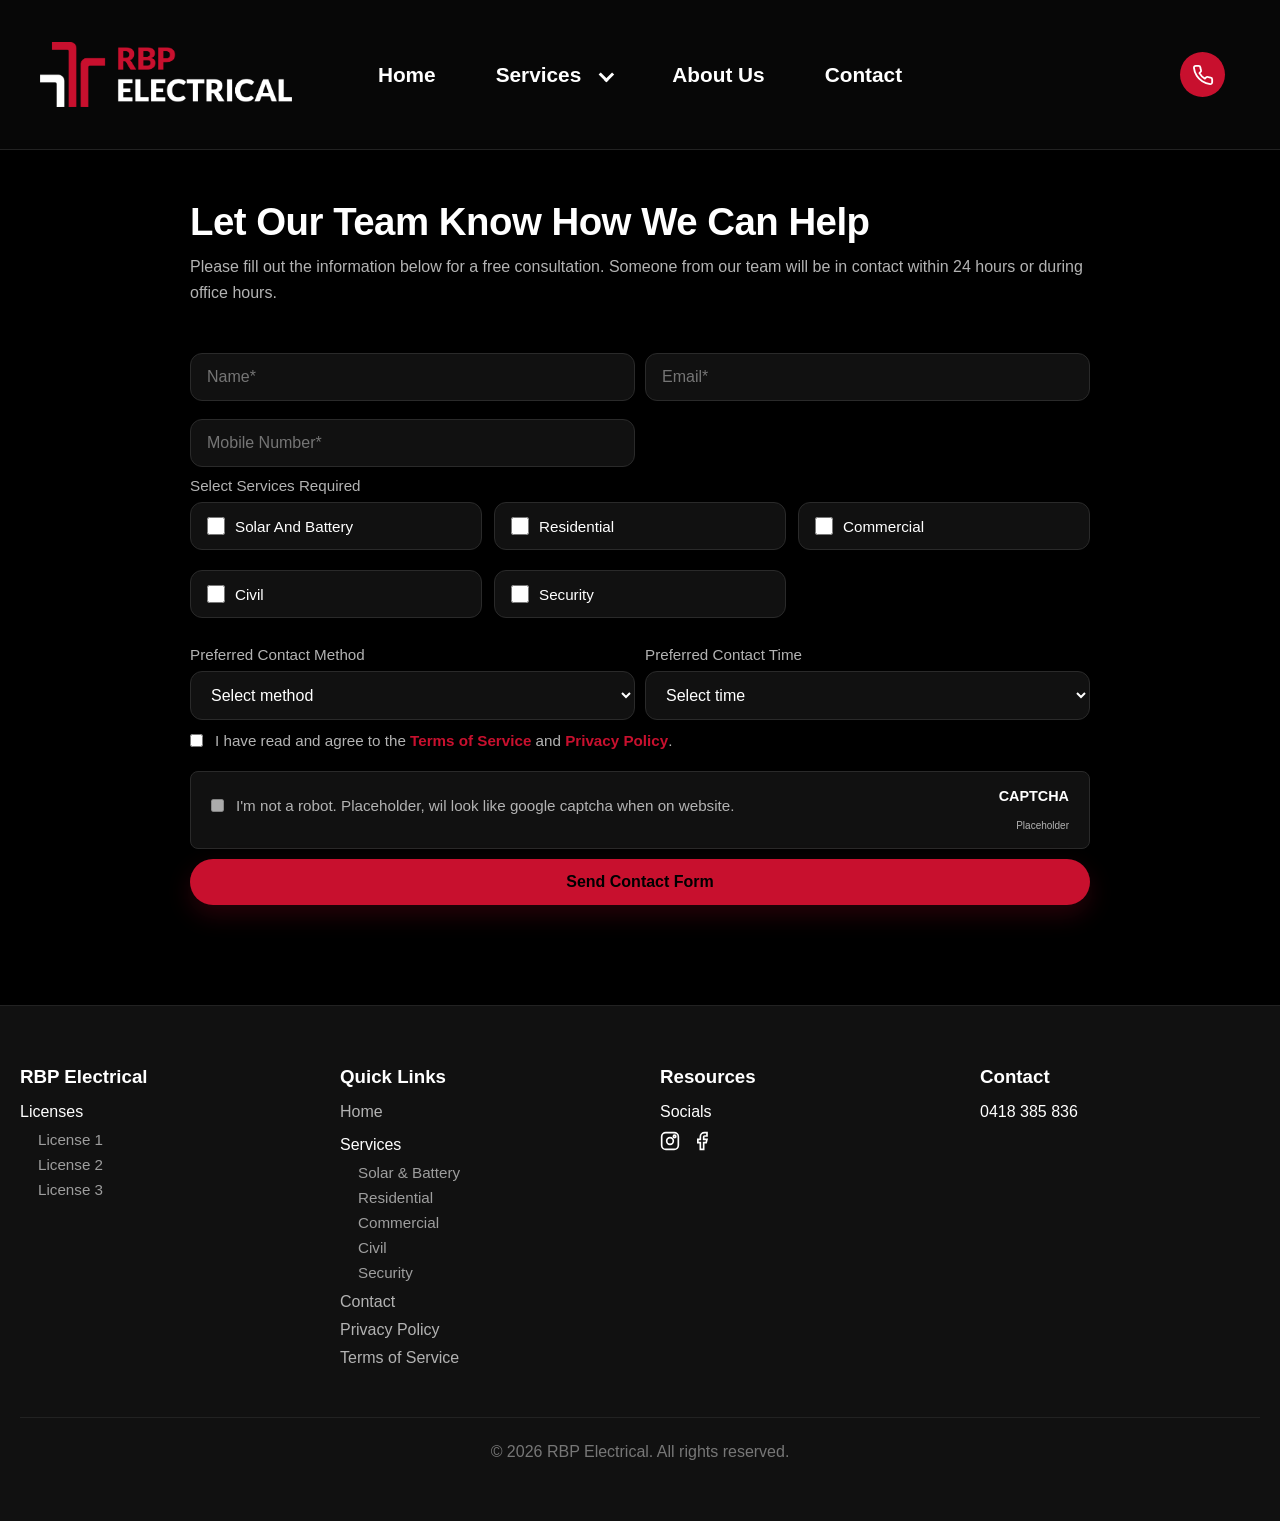
<file: contact.html>
<!DOCTYPE html>
<html lang="en">
<head>
<meta charset="UTF-8">
<meta name="viewport" content="width=device-width, initial-scale=1.0">
<title>RBP Electrical</title>
<link rel="icon" type="image/png" href="assets/favicon.png">
<link rel="stylesheet" href="styles.css">
<link href="https://fonts.googleapis.com/css2?family=Space+Grotesk:wght@300;400;500;600;700&display=swap" rel="stylesheet">
</head>
<body class="internal">

<!-- NAVIGATION -->
<nav>
    <div class="logo">
        <a href="index.html">
            <img class="logo-dark" src="assets/logos/base_full.png" alt="RBP Electrical">
            <img class="logo-white" src="assets/logos/base_full.png" alt="RBP Electrical">
        </a>
    </div>
    <button class="hamburger" id="hamburger">
        ☰
    </button>
    <div class="nav-center" id="navMenu">
        <a href="index.html">Home</a>

        <!-- Services Dropdown -->
        <div class="nav-dropdown">
            <a href="#" class="dropdown-toggle">Services</a>

            <div class="dropdown-menu">
                <a href="solar-battery.html">Solar & Battery</a>
                <a href="residential.html">Residential</a>
                <a href="commercial.html">Commercial</a>
                <a href="civil.html">Civil</a>
                <a href="security.html">Security</a>
            </div>
        </div>

        <a href="index.html">About Us</a>
        <a href="contact.html">Contact</a>
    </div>
    <div class="nav-phone">
        <div class="phone-dropdown">
            <a href="tel:0418385836" class="phone-trigger">
                <span class="phone-circle">
                    <svg viewBox="0 0 24 24" fill="none">
                        <path d="M22 16.92v3a2 2 0 0 1-2.18 2
                        19.79 19.79 0 0 1-8.63-3.07
                        19.5 19.5 0 0 1-6-6
                        19.79 19.79 0 0 1-3.07-8.67
                        A2 2 0 0 1 4.11 2h3
                        a2 2 0 0 1 2 1.72
                        12.84 12.84 0 0 0 .7 2.81
                        2 2 0 0 1-.45 2.11L8.09 9.91
                        a16 16 0 0 0 6 6l1.27-1.27
                        a2 2 0 0 1 2.11-.45
                        12.84 12.84 0 0 0 2.81.7
                        A2 2 0 0 1 22 16.92z"
                        stroke="currentColor"
                        stroke-width="2"
                        stroke-linecap="round"
                        stroke-linejoin="round"/>
                    </svg>
                </span>
            </a>

            <div class="phone-menu">
                <a href="tel:0418385836">0418 385 836</a>
            </div>

        </div>

    </div>

</nav>

<section class="contact-section">

    <div class="contact-container">

        <h2>Let Our Team Know How We Can Help</h2>
        <p>
            Please fill out the information below for a free consultation.
            Someone from our team will be in contact within 24 hours or during office hours.
        </p>

        <form class="contact-form">

            <!-- Name -->
            <div class="form-group">
                <label for="name"></label>
                <input type="text" id="name" name="name" placeholder="Name*" required>
            </div>

            <!-- Email -->
            <div class="form-group">
                <label for="email"></label>
                <input type="email" id="email" name="email" placeholder="Email*" required>
            </div>

            <!-- Phone -->
            <div class="form-group">
                <label for="phone"></label>
                <input type="tel" id="phone" name="phone" placeholder="Mobile Number*" required>
            </div>

            <!-- Services -->
            <div class="form-group full">
                <label>Select Services Required</label>

                <div class="service-options">

                    <label>
                        <input type="checkbox" name="services" value="Solar And Battery">
                        <span>Solar And Battery</span>
                    </label>

                    <label>
                        <input type="checkbox" name="services" value="Residential">
                        <span>Residential</span>
                    </label>

                    <label>
                        <input type="checkbox" name="services" value="Commercial">
                        <span>Commercial</span>
                    </label>

                    <label>
                        <input type="checkbox" name="services" value="Civil">
                        <span>Civil</span>
                    </label>

                    <label>
                        <input type="checkbox" name="services" value="Security">
                        <span>Security</span>
                    </label>

                </div>
            </div>

            <!-- Dynamic Service Messages -->
            <div id="service-messages" class="form-group full"></div>


            <!-- Contact Method -->
            <div class="form-group">
                <label for="contact-method">Preferred Contact Method</label>

                <select id="contact-method" name="contact-method" required>

                    <option value="" disabled selected>Select method</option>
                    <option value="phone">Phone Call</option>
                    <option value="text">Text Message</option>
                    <option value="email">Email</option>

                </select>

            </div>

            
            <!-- Preferred Time -->
            <div class="form-group">

                <label for="contact-time">
                    Preferred Contact Time
                </label>

                <select id="contact-time" name="contact-time">

                    <option value="" disabled selected>Select time</option>
                    <option value="morning">Morning (8am - 12pm)</option>
                    <option value="afternoon">Afternoon (12pm - 5pm)</option>
                    <option value="evening">Evening (After 5pm)</option>

                </select>

            </div>


            <!-- Subject -->
            <input type="hidden" name="subject" value="Website Lead">

            <!-- Subject -->
            <input type="hidden" name="subject" value="Website Lead">

            <!-- Terms & Privacy -->
            <div class="form-group full">

                <label class="checkbox-label">
                    <input type="checkbox" id="tos" name="tos" required>

                    <span>
                        I have read and agree to the
                        <a href="/terms-of-service" target="_blank">Terms of Service</a>
                        and
                        <a href="/privacy-policy" target="_blank">Privacy Policy</a>.
                    </span>
                </label>

            </div>

            <!-- CAPTCHA Placeholder -->
            <div class="form-group full">

                <div class="captcha-placeholder">

                    <label class="checkbox-label">
                        <input type="checkbox" disabled>

                        <span>I'm not a robot. Placeholder, wil look like google captcha when on website.</span>
                    </label>

                    <div class="captcha-brand">
                        <strong>CAPTCHA</strong><br>
                        <small>Placeholder</small>
                    </div>

                </div>

            </div>

            <!-- Submit -->
            <button type="submit" class="contact-btn">
                Send Contact Form
            </button>

        </form>

    </div>

</section>

<!-- FOOTER -->
<footer>

    <div class="footer-container">

        <div class="footer-column">
            <h3>RBP Electrical</h3>
 
            <span class="footer-heading">Licenses</span>

            <div class="footer-sub-links">
                <a href="#">License 1</a>
                <a href="#">License 2</a>
                <a href="#">License 3</a>
   
            </div>
        </div>

        <div class="footer-column">
            <h3>Quick Links</h3>

            <a href="index.html">Home</a>

            <span class="footer-heading">Services</span>

            <div class="footer-sub-links">
                <a href="solar-battery.html">Solar & Battery</a>
                <a href="residential.html">Residential</a>
                <a href="commercial.html">Commercial</a>
                <a href="civil.html">Civil</a>
                <a href="security.html">Security</a>
            </div>

            <a href="contact.html">Contact</a>
            <a href="privacy-policy.html">Privacy Policy</a>
            <a href="terms-of-service.html">Terms of Service</a>
        </div>
        <div class="footer-column">
            <h3>Resources</h3>

            <span class="footer-heading">Socials</span>

            <div class="footer-socials">
                <a href="#" class="social-icon" aria-label="Instagram">
                    <!-- Instagram -->
                    <svg viewBox="0 0 24 24" fill="none" stroke="white" stroke-width="2">
                        <rect x="2" y="2" width="20" height="20" rx="5"/>
                        <circle cx="12" cy="12" r="4"/>
                        <circle cx="17.5" cy="6.5" r="1.5"/>
                    </svg>
                </a>

                <a href="https://www.facebook.com/people/RBP-Electrical/100089238080376/" class="social-icon" aria-label="Facebook">
                    <!-- Facebook -->
                    <svg viewBox="0 0 24 24" fill="none" stroke="white" stroke-width="2">
                        <path d="M18 2h-3a5 5 0 0 0-5 5v3H7v4h3v8h4v-8h3l1-4h-4V7a1 1 0 0 1 1-1h3z"/>
                    </svg>
                </a>
            </div>
        </div>

        <div class="footer-column">
            <h3>Contact</h3>
            <p>0418 385 836</p>
        </div>

    </div>

    <div class="copyright">
        © 2026 RBP Electrical. All rights reserved.
    </div>

</footer>
<script>
    const hamburger = document.getElementById("hamburger");
    const navMenu = document.getElementById("navMenu");

    hamburger.addEventListener("click", () => {
        navMenu.classList.toggle("active");

        hamburger.textContent =
            navMenu.classList.contains("active")
                ? "✕"
                : "☰";
    });

    /* Dropdown logic (removes hover conflicts) */
    document.querySelectorAll(".dropdown > button").forEach(button => {
        button.addEventListener("click", () => {

            const parent = button.parentElement;

            document.querySelectorAll(".dropdown").forEach(d => {
                if (d !== parent) d.classList.remove("active");
            });

            parent.classList.toggle("active");
        });
    });
    /* =========================
   NAVBAR SCROLL EFFECT
========================= */
const nav = document.querySelector("nav");

window.addEventListener("scroll", () => {
    if (window.scrollY > 50) {
        nav.classList.add("scrolled");
    } else {
        nav.classList.remove("scrolled");
    }
});

// Contact Form Submission
const serviceCheckboxes = document.querySelectorAll('input[name="services"]');
const messageContainer = document.getElementById("service-messages");


serviceCheckboxes.forEach(service => {

    service.addEventListener("change", () => {

        messageContainer.innerHTML = "";

        document.querySelectorAll('input[name="services"]:checked')
        .forEach(selected => {

            const group = document.createElement("div");
            group.classList.add("form-group");

            group.innerHTML = `
                <label>${selected.value} Details</label>
                <textarea 
                    name="${selected.value}-message"
                    rows="5"
                    placeholder="Tell us about your ${selected.value.toLowerCase()} requirements..."
                    required></textarea>
            `;

            messageContainer.appendChild(group);

        });

    });

});
</script>
</body>
</html>
</file>
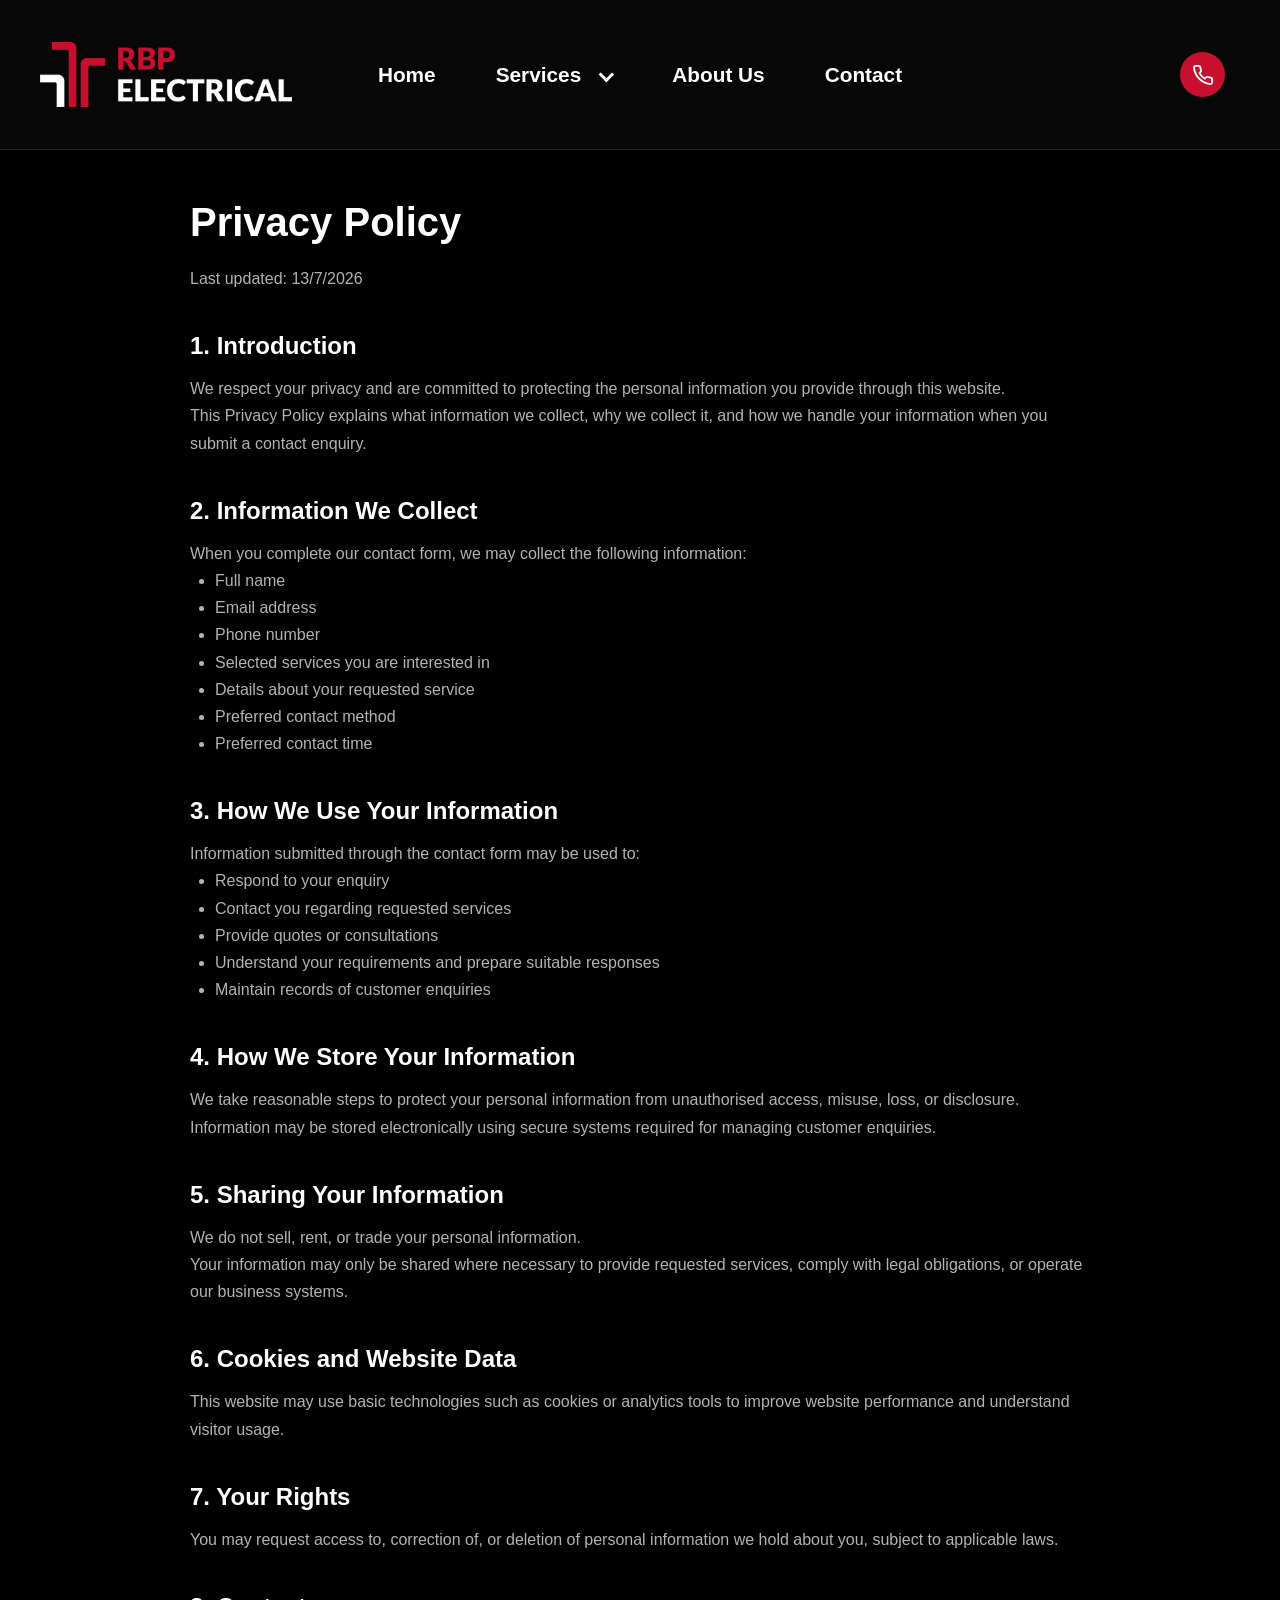
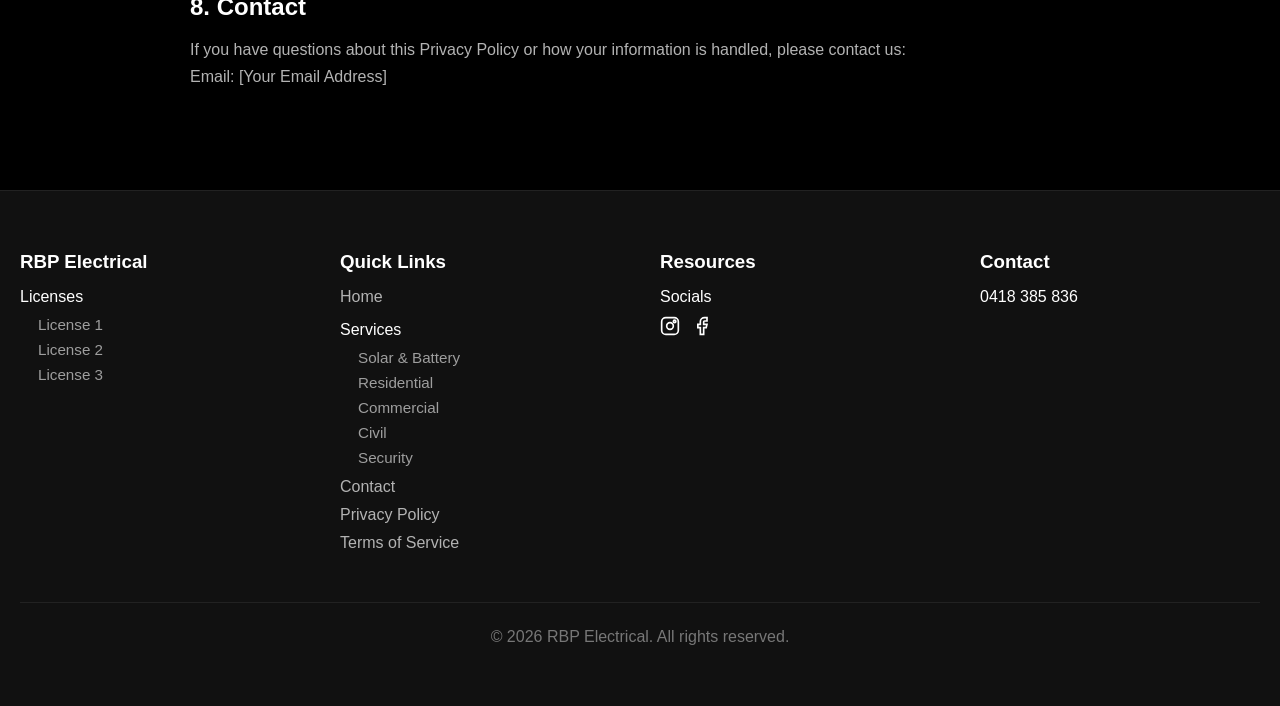
<file: privacy-policy.html>
<!DOCTYPE html>
<html lang="en">
<head>
<meta charset="UTF-8">
<meta name="viewport" content="width=device-width, initial-scale=1.0">
<title>RBP Electrical</title>
<link rel="icon" type="image/png" href="assets/favicon.png">
<link rel="stylesheet" href="styles.css">
<link href="https://fonts.googleapis.com/css2?family=Space+Grotesk:wght@300;400;500;600;700&display=swap" rel="stylesheet">
</head>
<body class="internal">

<!-- NAVIGATION -->
<nav>
    <div class="logo">
        <a href="index.html">
            <img class="logo-dark" src="assets/logos/base_full.png" alt="RBP Electrical">
            <img class="logo-white" src="assets/logos/base_full.png" alt="RBP Electrical">
        </a>
    </div>
    <button class="hamburger" id="hamburger">
        ☰
    </button>
    <div class="nav-center" id="navMenu">
        <a href="index.html">Home</a>

        <!-- Services Dropdown -->
        <div class="nav-dropdown">
            <a href="#" class="dropdown-toggle">Services</a>

            <div class="dropdown-menu">
                <a href="solar-battery.html">Solar & Battery</a>
                <a href="residential.html">Residential</a>
                <a href="commercial.html">Commercial</a>
                <a href="civil.html">Civil</a>
                <a href="security.html">Security</a>
            </div>
        </div>

        <a href="index.html">About Us</a>
        <a href="contact.html">Contact</a>
    </div>
    <div class="nav-phone">
        <div class="phone-dropdown">
            <a href="tel:0418385836" class="phone-trigger">
                <span class="phone-circle">
                    <svg viewBox="0 0 24 24" fill="none">
                        <path d="M22 16.92v3a2 2 0 0 1-2.18 2
                        19.79 19.79 0 0 1-8.63-3.07
                        19.5 19.5 0 0 1-6-6
                        19.79 19.79 0 0 1-3.07-8.67
                        A2 2 0 0 1 4.11 2h3
                        a2 2 0 0 1 2 1.72
                        12.84 12.84 0 0 0 .7 2.81
                        2 2 0 0 1-.45 2.11L8.09 9.91
                        a16 16 0 0 0 6 6l1.27-1.27
                        a2 2 0 0 1 2.11-.45
                        12.84 12.84 0 0 0 2.81.7
                        A2 2 0 0 1 22 16.92z"
                        stroke="currentColor"
                        stroke-width="2"
                        stroke-linecap="round"
                        stroke-linejoin="round"/>
                    </svg>
                </span>
            </a>

            <div class="phone-menu">
                <a href="tel:0418385836">0418 385 836</a>
            </div>

        </div>

    </div>

</nav>

<section class="legal-section">

    <div class="legal-container">

        <h1>Privacy Policy</h1>

        <p>
            Last updated: 13/7/2026
        </p>


        <h2>1. Introduction</h2>

        <p>
            We respect your privacy and are committed to protecting the personal
            information you provide through this website.
        </p>

        <p>
            This Privacy Policy explains what information we collect, why we collect it,
            and how we handle your information when you submit a contact enquiry.
        </p>


        <h2>2. Information We Collect</h2>

        <p>
            When you complete our contact form, we may collect the following information:
        </p>

        <ul>
            <li>Full name</li>
            <li>Email address</li>
            <li>Phone number</li>
            <li>Selected services you are interested in</li>
            <li>Details about your requested service</li>
            <li>Preferred contact method</li>
            <li>Preferred contact time</li>
        </ul>


        <h2>3. How We Use Your Information</h2>

        <p>
            Information submitted through the contact form may be used to:
        </p>

        <ul>
            <li>Respond to your enquiry</li>
            <li>Contact you regarding requested services</li>
            <li>Provide quotes or consultations</li>
            <li>Understand your requirements and prepare suitable responses</li>
            <li>Maintain records of customer enquiries</li>
        </ul>


        <h2>4. How We Store Your Information</h2>

        <p>
            We take reasonable steps to protect your personal information from
            unauthorised access, misuse, loss, or disclosure.
        </p>

        <p>
            Information may be stored electronically using secure systems required
            for managing customer enquiries.
        </p>


        <h2>5. Sharing Your Information</h2>

        <p>
            We do not sell, rent, or trade your personal information.
        </p>

        <p>
            Your information may only be shared where necessary to provide requested
            services, comply with legal obligations, or operate our business systems.
        </p>


        <h2>6. Cookies and Website Data</h2>

        <p>
            This website may use basic technologies such as cookies or analytics tools
            to improve website performance and understand visitor usage.
        </p>


        <h2>7. Your Rights</h2>

        <p>
            You may request access to, correction of, or deletion of personal information
            we hold about you, subject to applicable laws.
        </p>


        <h2>8. Contact</h2>

        <p>
            If you have questions about this Privacy Policy or how your information is
            handled, please contact us:
        </p>

        <p>
            Email: [Your Email Address]
        </p>

    </div>

</section>

<!-- FOOTER -->
<footer>

    <div class="footer-container">

        <div class="footer-column">
            <h3>RBP Electrical</h3>
 
            <span class="footer-heading">Licenses</span>

            <div class="footer-sub-links">
                <a href="#">License 1</a>
                <a href="#">License 2</a>
                <a href="#">License 3</a>
   
            </div>
        </div>

        <div class="footer-column">
            <h3>Quick Links</h3>

            <a href="index.html">Home</a>

            <span class="footer-heading">Services</span>

            <div class="footer-sub-links">
                <a href="solar-battery.html">Solar & Battery</a>
                <a href="residential.html">Residential</a>
                <a href="commercial.html">Commercial</a>
                <a href="civil.html">Civil</a>
                <a href="security.html">Security</a>
            </div>

            <a href="contact.html">Contact</a>
            <a href="privacy-policy.html">Privacy Policy</a>
            <a href="terms-of-service.html">Terms of Service</a>
        </div>
        <div class="footer-column">
            <h3>Resources</h3>

            <span class="footer-heading">Socials</span>

            <div class="footer-socials">
                <a href="#" class="social-icon" aria-label="Instagram">
                    <!-- Instagram -->
                    <svg viewBox="0 0 24 24" fill="none" stroke="white" stroke-width="2">
                        <rect x="2" y="2" width="20" height="20" rx="5"/>
                        <circle cx="12" cy="12" r="4"/>
                        <circle cx="17.5" cy="6.5" r="1.5"/>
                    </svg>
                </a>

                <a href="https://www.facebook.com/people/RBP-Electrical/100089238080376/" class="social-icon" aria-label="Facebook">
                    <!-- Facebook -->
                    <svg viewBox="0 0 24 24" fill="none" stroke="white" stroke-width="2">
                        <path d="M18 2h-3a5 5 0 0 0-5 5v3H7v4h3v8h4v-8h3l1-4h-4V7a1 1 0 0 1 1-1h3z"/>
                    </svg>
                </a>
            </div>
        </div>

        <div class="footer-column">
            <h3>Contact</h3>
            <p>0418 385 836</p>
        </div>

    </div>

    <div class="copyright">
        © 2026 RBP Electrical. All rights reserved.
    </div>

</footer>
<script>
    const hamburger = document.getElementById("hamburger");
    const navMenu = document.getElementById("navMenu");

    hamburger.addEventListener("click", () => {
        navMenu.classList.toggle("active");

        hamburger.textContent =
            navMenu.classList.contains("active")
                ? "✕"
                : "☰";
    });

    /* Dropdown logic (removes hover conflicts) */
    document.querySelectorAll(".dropdown > button").forEach(button => {
        button.addEventListener("click", () => {

            const parent = button.parentElement;

            document.querySelectorAll(".dropdown").forEach(d => {
                if (d !== parent) d.classList.remove("active");
            });

            parent.classList.toggle("active");
        });
    });
    /* =========================
   NAVBAR SCROLL EFFECT
========================= */
const nav = document.querySelector("nav");

window.addEventListener("scroll", () => {
    if (window.scrollY > 50) {
        nav.classList.add("scrolled");
    } else {
        nav.classList.remove("scrolled");
    }
});

</script>
</body>
</html>
</file>
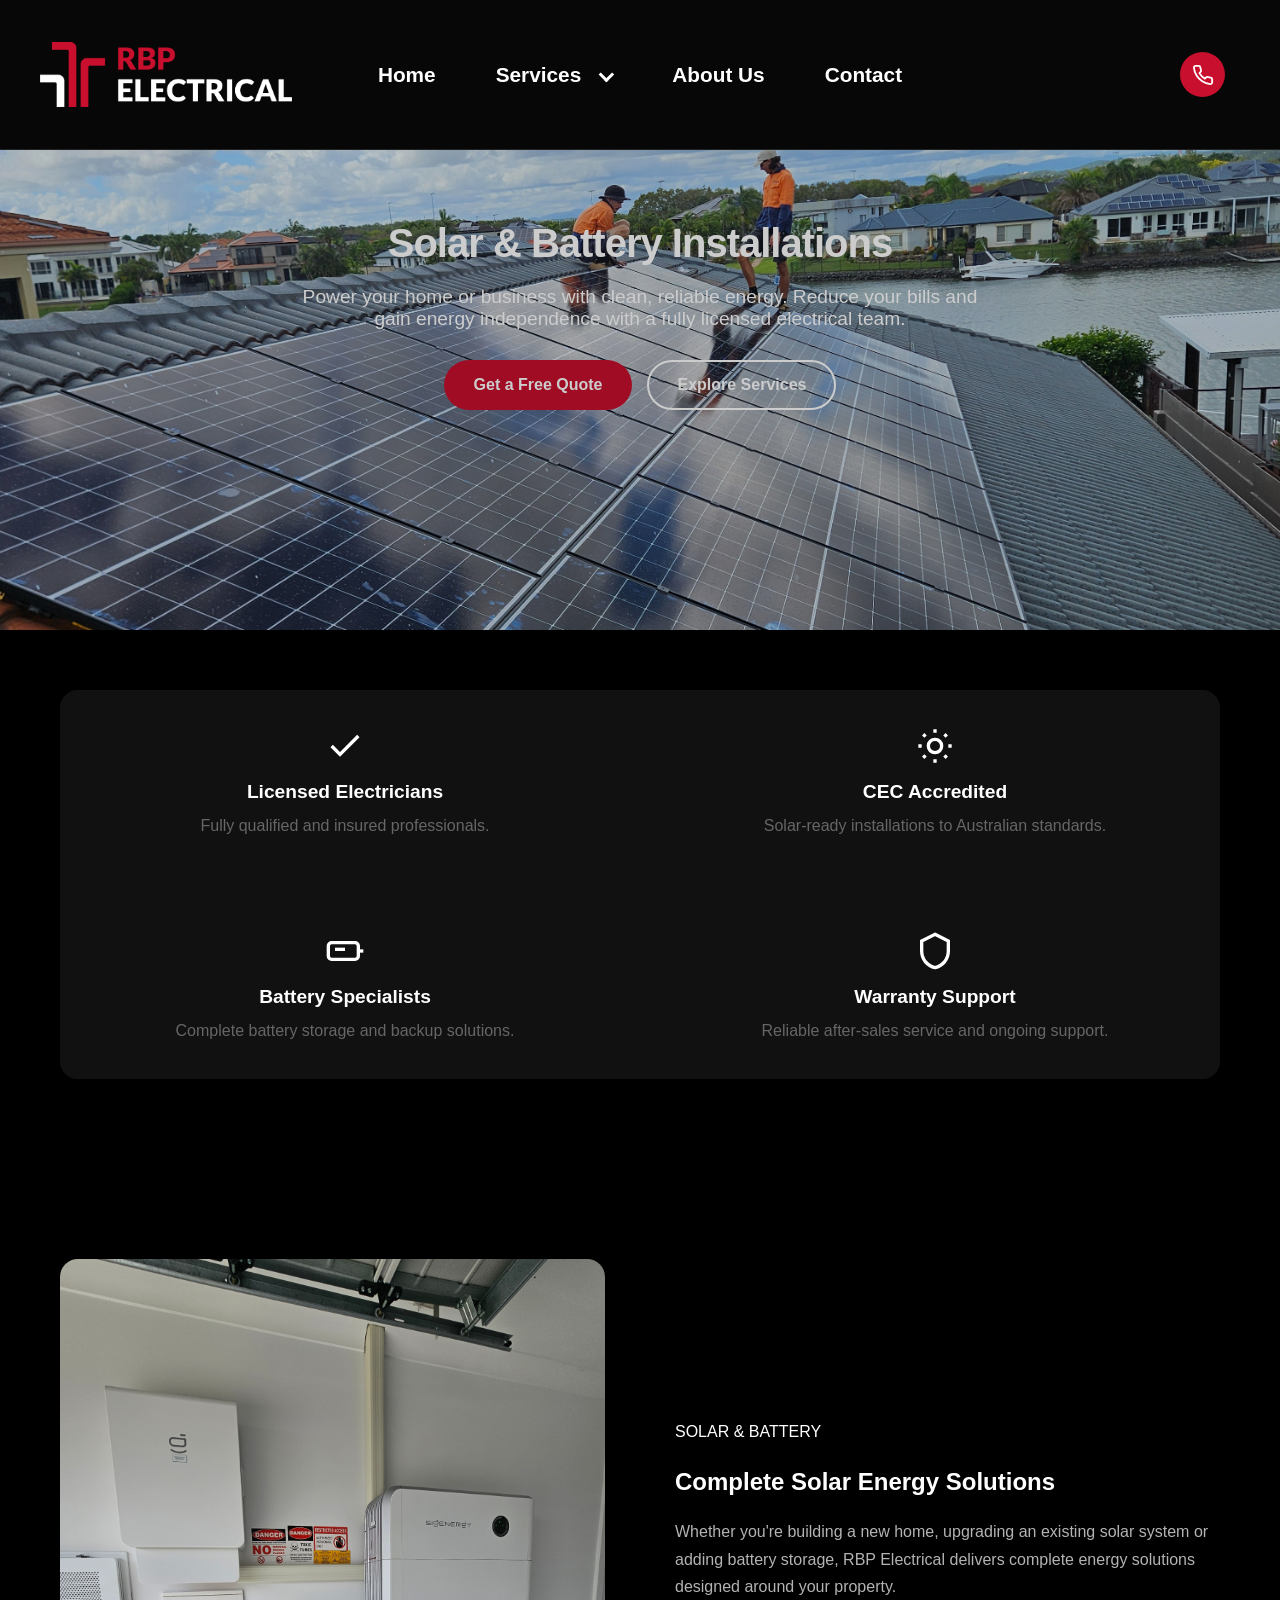
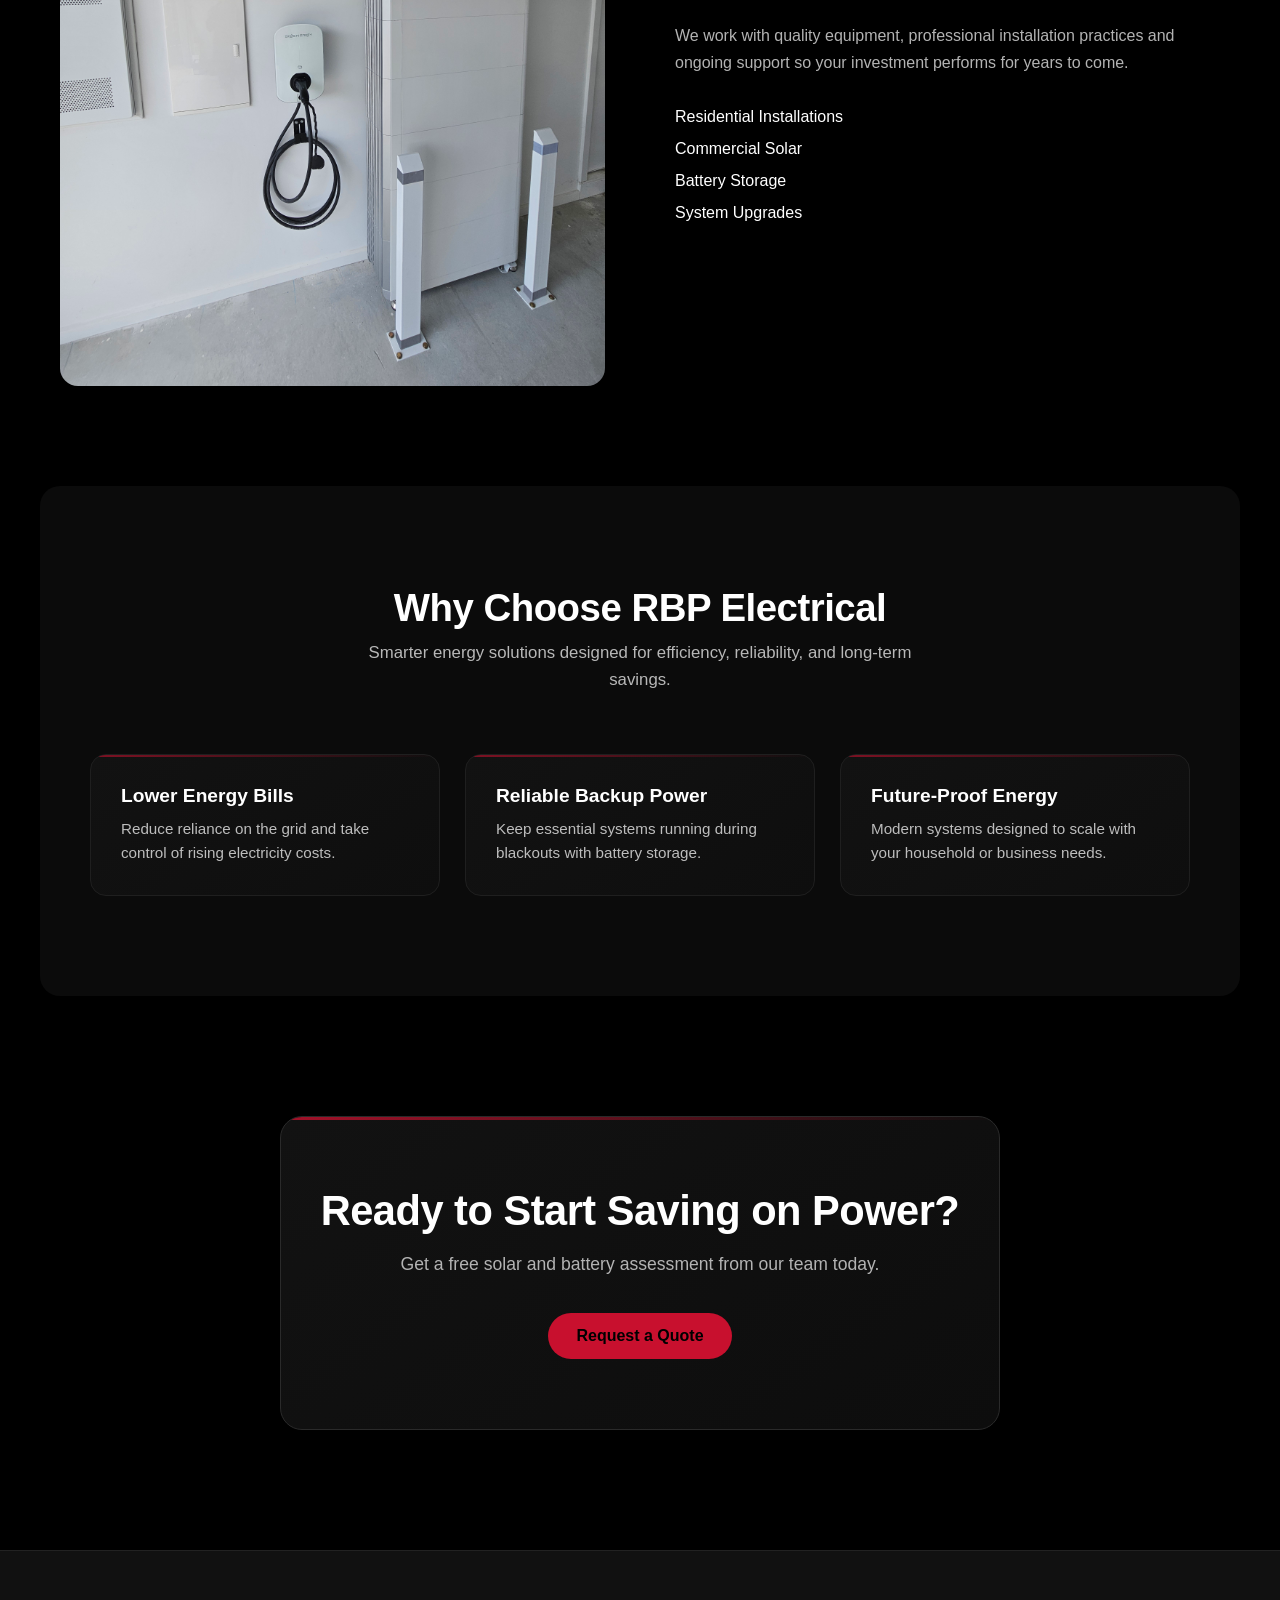
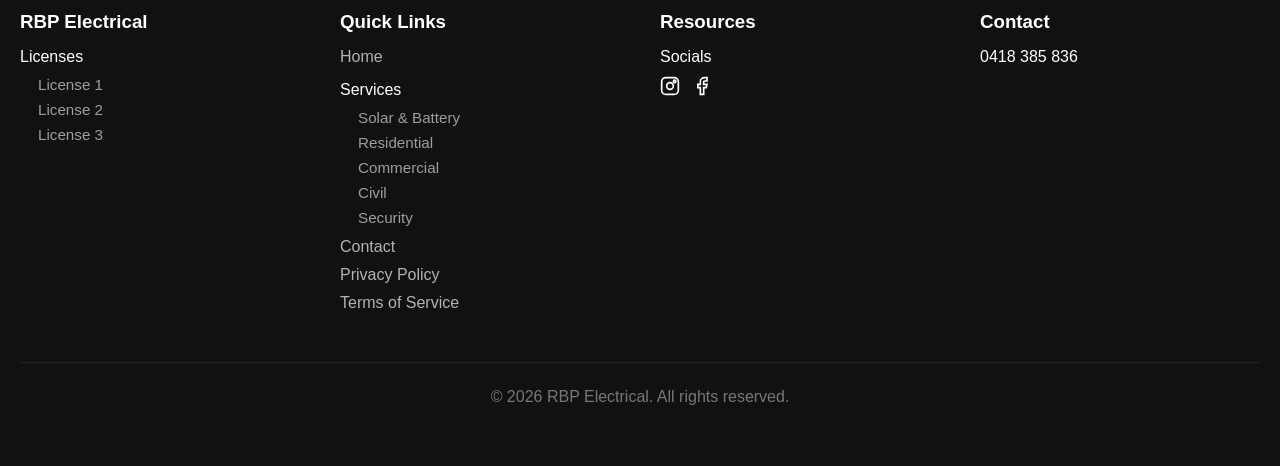
<file: solar-battery.html>
<!DOCTYPE html>
<html lang="en">
<head>
<meta charset="UTF-8">
<meta name="viewport" content="width=device-width, initial-scale=1.0">
<title>RBP Electrical</title>
<link rel="icon" type="image/png" href="assets/favicon.png">
<link rel="stylesheet" href="styles.css">
<link href="https://fonts.googleapis.com/css2?family=Space+Grotesk:wght@300;400;500;600;700&display=swap" rel="stylesheet">
</head>
<body class="internal">

<!-- NAVIGATION -->
<nav>
    <div class="logo">
        <a href="index.html">
            <img class="logo-dark" src="assets/logos/base_full.png" alt="RBP Electrical">
            <img class="logo-white" src="assets/logos/base_full.png" alt="RBP Electrical">
        </a>
    </div>
    <button class="hamburger" id="hamburger">
        ☰
    </button>
    <div class="nav-center" id="navMenu">
        <a href="index.html">Home</a>

        <!-- Services Dropdown -->
        <div class="nav-dropdown">
            <a href="#" class="dropdown-toggle">Services</a>

            <div class="dropdown-menu">
                <a href="solar-battery.html">Solar & Battery</a>
                <a href="residential.html">Residential</a>
                <a href="commercial.html">Commercial</a>
                <a href="civil.html">Civil</a>
                <a href="security.html">Security</a>
            </div>
        </div>

        <a href="index.html">About Us</a>
        <a href="contact.html">Contact</a>
    </div>
    <div class="nav-phone">
        <div class="phone-dropdown">
            <a href="tel:0418385836" class="phone-trigger">
                <span class="phone-circle">
                    <svg viewBox="0 0 24 24" fill="none">
                        <path d="M22 16.92v3a2 2 0 0 1-2.18 2
                        19.79 19.79 0 0 1-8.63-3.07
                        19.5 19.5 0 0 1-6-6
                        19.79 19.79 0 0 1-3.07-8.67
                        A2 2 0 0 1 4.11 2h3
                        a2 2 0 0 1 2 1.72
                        12.84 12.84 0 0 0 .7 2.81
                        2 2 0 0 1-.45 2.11L8.09 9.91
                        a16 16 0 0 0 6 6l1.27-1.27
                        a2 2 0 0 1 2.11-.45
                        12.84 12.84 0 0 0 2.81.7
                        A2 2 0 0 1 22 16.92z"
                        stroke="currentColor"
                        stroke-width="2"
                        stroke-linecap="round"
                        stroke-linejoin="round"/>
                    </svg>
                </span>
            </a>

            <div class="phone-menu">
                <a href="tel:0418385836">0418 385 836</a>
            </div>

        </div>

    </div>

</nav>

<!-- HERO -->
<section class="hero solar-hero">
    <div class="hero-content">
        <h1>Solar & Battery Installations</h1>
        <p>
            Power your home or business with clean, reliable energy.
            Reduce your bills and gain energy independence with a fully licensed electrical team.
        </p>

        <div class="hero-buttons">
            <a href="contact.html" class="hero-btn">Get a Free Quote</a>
            <a href="#services" class="hero-btn secondary">Explore Services</a>
        </div>
    </div>
</section>

<!-- TRUST GRID -->
<section class="trust-section">

    <div class="trust-grid">

        <div class="trust-item">
            <div class="trust-icon">
                <!-- check -->
                <svg viewBox="0 0 24 24" fill="none" stroke="white" stroke-width="2">
                    <path d="M20 6L9 17l-5-5"/>
                </svg>
            </div>
            <h3>Licensed Electricians</h3>
            <p>Fully qualified and insured professionals.</p>
        </div>

        <div class="trust-item">
            <div class="trust-icon">
                <!-- sun -->
                <svg viewBox="0 0 24 24" fill="none" stroke="white" stroke-width="2">
                    <circle cx="12" cy="12" r="4"/>
                    <path d="M12 2v2M12 20v2M4.93 4.93l1.41 1.41M17.66 17.66l1.41 1.41M2 12h2M20 12h2M4.93 19.07l1.41-1.41M17.66 6.34l1.41-1.41"/>
                </svg>
            </div>
            <h3>CEC Accredited</h3>
            <p>Solar-ready installations to Australian standards.</p>
        </div>

        <div class="trust-item">
            <div class="trust-icon">
                <!-- battery -->
                <svg viewBox="0 0 24 24" fill="none" stroke="white" stroke-width="2">
                    <rect x="2" y="7" width="18" height="10" rx="2"/>
                    <path d="M22 11v2"/>
                    <path d="M6 11h6"/>
                </svg>
            </div>
            <h3>Battery Specialists</h3>
            <p>Complete battery storage and backup solutions.</p>
        </div>

        <div class="trust-item">
            <div class="trust-icon">
                <!-- shield -->
                <svg viewBox="0 0 24 24" fill="none" stroke="white" stroke-width="2">
                    <path d="M12 2l8 4v6c0 5-3.5 9-8 10-4.5-1-8-5-8-10V6l8-4z"/>
                </svg>
            </div>
            <h3>Warranty Support</h3>
            <p>Reliable after-sales service and ongoing support.</p>
        </div>

    </div>

</section>

<!-- OVERVIEW -->
<section class="solar-overview">

    <div class="overview-image">
        <img src="assets/battery.jpg" alt="">
    </div>

    <div class="overview-content">
        <span class="section-tag">SOLAR & BATTERY</span>

        <h2>Complete Solar Energy Solutions</h2>

        <p>
            Whether you're building a new home, upgrading an existing
            solar system or adding battery storage, RBP Electrical
            delivers complete energy solutions designed around your
            property.
        </p>

        <p>
            We work with quality equipment, professional installation
            practices and ongoing support so your investment performs
            for years to come.
        </p>

        <ul>
            <li>Residential Installations</li>
            <li>Commercial Solar</li>
            <li>Battery Storage</li>
            <li>System Upgrades</li>
        </ul>
    </div>

</section>

<!-- SERVICES -->
<!-- <section id="services" class="services-section">

    <h2>Our Solar & Battery Services</h2>

    <div class="services-grid"> -->

        <!-- Solar Panels -->
        <!-- <div class="service-card">
            <img src="https://picsum.photos/600/400?random=1" alt="Solar Panels">

            <div class="service-content">
                <h3>Solar Panel Installation</h3>

                <p>
                    High-efficiency rooftop systems tailored to your property for maximum energy production.
                </p>
            </div>
        </div> -->

        <!-- Battery Storage -->
       <!-- <div class="service-card">
             <img src="https://picsum.photos/600/400?random=2" alt="Battery Storage">

            <div class="service-content">
                <h3>Battery Storage Systems</h3>

                <p>
                    Store excess solar energy and use it day or night for greater energy independence.
                </p>
            </div>
        </div> -->

        <!-- Hybrid -->
        <!-- <div class="service-card">
            <img src="https://picsum.photos/600/400?random=3" alt="Hybrid Solar">

            <div class="service-content">
                <h3>Hybrid Systems</h3>

                <p>
                    Combine solar and battery technology to maximise efficiency and reduce grid reliance.
                </p>
            </div>
        </div>


    </div>

</section> -->

<!-- <section class="showcase-image">

    <img src="assets/placeholders/solar-roof-wide.jpg">

</section> -->

<!-- WHY CHOOSE US -->
<section class="why-section">
    <div class="why-container">

        <div class="why-header">
            <h2>Why Choose RBP Electrical</h2>
            <p>Smarter energy solutions designed for efficiency, reliability, and long-term savings.</p>
        </div>

        <div class="why-grid">

            <div class="why-card">
                <h3>Lower Energy Bills</h3>
                <p>Reduce reliance on the grid and take control of rising electricity costs.</p>
            </div>

            <div class="why-card">
                <h3>Reliable Backup Power</h3>
                <p>Keep essential systems running during blackouts with battery storage.</p>
            </div>

            <div class="why-card">
                <h3>Future-Proof Energy</h3>
                <p>Modern systems designed to scale with your household or business needs.</p>
            </div>

        </div>

    </div>
</section>

<!-- PROCESS -->
<!-- <section class="process-section">
    <div class="process-container">

        <div class="process-header">
            <h2>How It Works</h2>
            <p>A simple, transparent process from consultation to completion.</p>
        </div>

        <div class="process-steps">

            <div class="process-step">
                <div class="process-image">
                    <img src="https://picsum.photos/600/400" alt="Site inspection">
                </div>
                <div class="process-content">
                    <span class="step-number">1</span>
                    <h3>Site Inspection & Quote</h3>
                    <p>Sample description</p>
                </div>
            </div>

            <div class="process-step">
                <div class="process-image">
                    <img src="https://picsum.photos/600/400" alt="System design">
                </div>
                <div class="process-content">
                    <span class="step-number">2</span>
                    <h3>System Design</h3>
                    <p>Sample description</p>
                </div>
            </div>

            <div class="process-step">
                <div class="process-image">
                    <img src="https://picsum.photos/600/400" alt="Installation">
                </div>
                <div class="process-content">
                    <span class="step-number">3</span>
                    <h3>Professional Installation</h3>
                    <p>Sample description</p>
                </div>
            </div>

            <div class="process-step">
                <div class="process-image">
                    <img src="https://picsum.photos/600/400" alt="Testing and handover">
                </div>
                <div class="process-content">
                    <span class="step-number">4</span>
                    <h3>Testing & Handover</h3>
                    <p>Sample description</p>
                </div>
            </div>

        </div>

    </div>
</section> -->

<!-- CTA -->
<section id="quote" class="cta-section">
    <div class="cta-container">

        <h2>Ready to Start Saving on Power?</h2>

        <p>
            Get a free solar and battery assessment from our team today.
        </p>

        <a href="contact.html" class="cta-btn">Request a Quote</a>

    </div>
</section>

<!-- FOOTER -->
<footer>

    <div class="footer-container">

        <div class="footer-column">
            <h3>RBP Electrical</h3>
 
            <span class="footer-heading">Licenses</span>

            <div class="footer-sub-links">
                <a href="#">License 1</a>
                <a href="#">License 2</a>
                <a href="#">License 3</a>
   
            </div>
        </div>

        <div class="footer-column">
            <h3>Quick Links</h3>

            <a href="index.html">Home</a>

            <span class="footer-heading">Services</span>

            <div class="footer-sub-links">
                <a href="solar-battery.html">Solar & Battery</a>
                <a href="residential.html">Residential</a>
                <a href="commercial.html">Commercial</a>
                <a href="civil.html">Civil</a>
                <a href="security.html">Security</a>
            </div>

            <a href="contact.html">Contact</a>
            <a href="privacy-policy.html">Privacy Policy</a>
            <a href="terms-of-service.html">Terms of Service</a>
        </div>
        <div class="footer-column">
            <h3>Resources</h3>

            <span class="footer-heading">Socials</span>

            <div class="footer-socials">
                <a href="#" class="social-icon" aria-label="Instagram">
                    <!-- Instagram -->
                    <svg viewBox="0 0 24 24" fill="none" stroke="white" stroke-width="2">
                        <rect x="2" y="2" width="20" height="20" rx="5"/>
                        <circle cx="12" cy="12" r="4"/>
                        <circle cx="17.5" cy="6.5" r="1.5"/>
                    </svg>
                </a>

                <a href="https://www.facebook.com/people/RBP-Electrical/100089238080376/" class="social-icon" aria-label="Facebook">
                    <!-- Facebook -->
                    <svg viewBox="0 0 24 24" fill="none" stroke="white" stroke-width="2">
                        <path d="M18 2h-3a5 5 0 0 0-5 5v3H7v4h3v8h4v-8h3l1-4h-4V7a1 1 0 0 1 1-1h3z"/>
                    </svg>
                </a>
            </div>
        </div>

        <div class="footer-column">
            <h3>Contact</h3>
            <p>0418 385 836</p>
        </div>

    </div>

    <div class="copyright">
        © 2026 RBP Electrical. All rights reserved.
    </div>

</footer>
<script>
    const hamburger = document.getElementById("hamburger");
    const navMenu = document.getElementById("navMenu");

    hamburger.addEventListener("click", () => {
        navMenu.classList.toggle("active");

        hamburger.textContent =
            navMenu.classList.contains("active")
                ? "✕"
                : "☰";
    });

    /* Dropdown logic (removes hover conflicts) */
    document.querySelectorAll(".dropdown > button").forEach(button => {
        button.addEventListener("click", () => {

            const parent = button.parentElement;

            document.querySelectorAll(".dropdown").forEach(d => {
                if (d !== parent) d.classList.remove("active");
            });

            parent.classList.toggle("active");
        });
    });

/* =========================
   NAVBAR SCROLL EFFECT
========================= */
const nav = document.querySelector("nav");

window.addEventListener("scroll", () => {
    if (window.scrollY > 50) {
        nav.classList.add("scrolled");
    } else {
        nav.classList.remove("scrolled");
    }
});
</script>
</body>
</html>
</file>
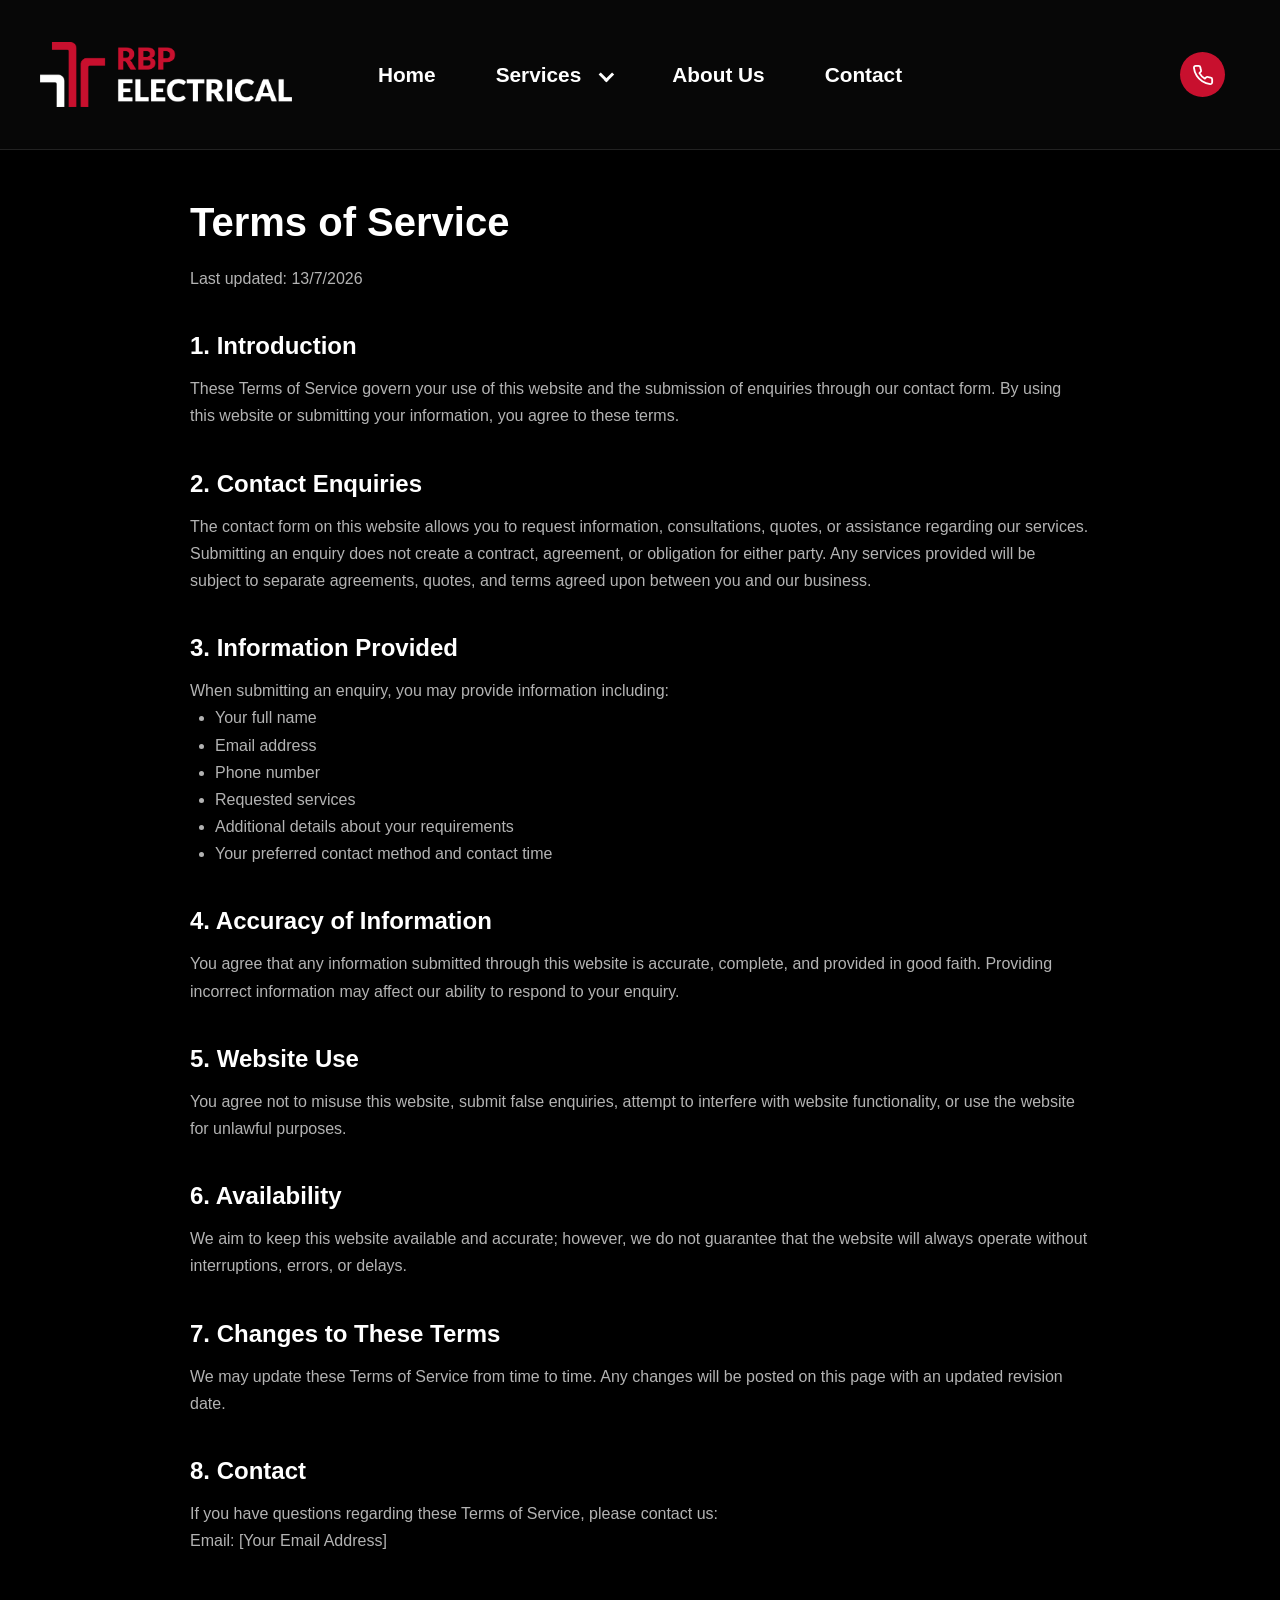
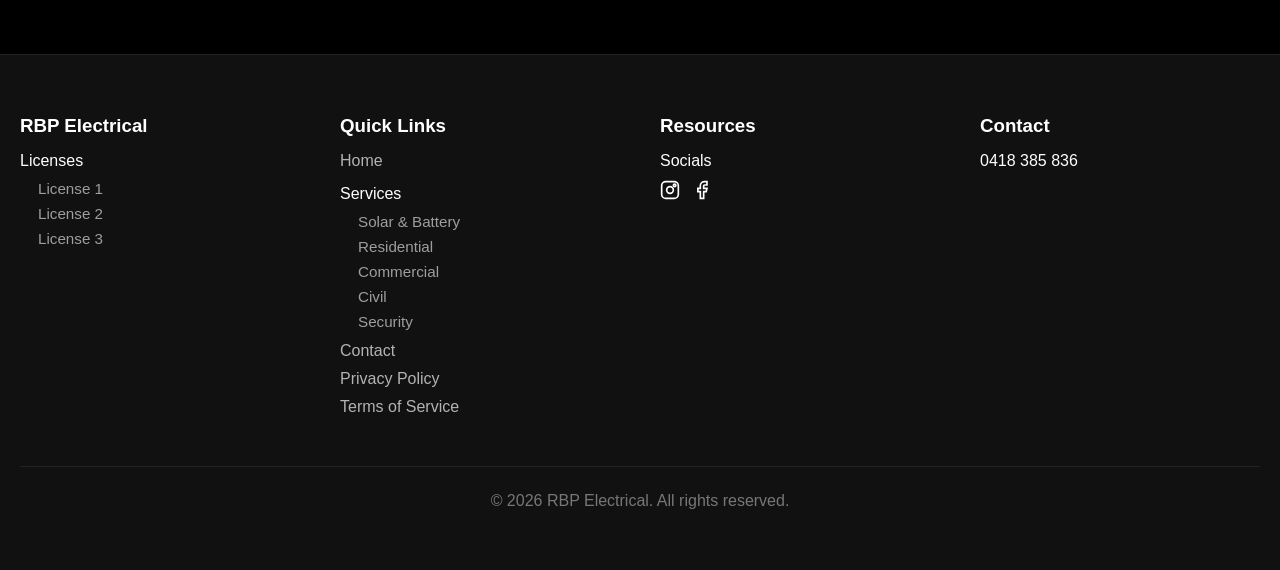
<file: terms-of-service.html>
<!DOCTYPE html>
<html lang="en">
<head>
<meta charset="UTF-8">
<meta name="viewport" content="width=device-width, initial-scale=1.0">
<title>RBP Electrical</title>
<link rel="icon" type="image/png" href="assets/favicon.png">
<link rel="stylesheet" href="styles.css">
<link href="https://fonts.googleapis.com/css2?family=Space+Grotesk:wght@300;400;500;600;700&display=swap" rel="stylesheet">
</head>
<body class="internal">

<!-- NAVIGATION -->
<nav>
    <div class="logo">
        <a href="index.html">
            <img class="logo-dark" src="assets/logos/base_full.png" alt="RBP Electrical">
            <img class="logo-white" src="assets/logos/base_full.png" alt="RBP Electrical">
        </a>
    </div>
    <button class="hamburger" id="hamburger">
        ☰
    </button>
    <div class="nav-center" id="navMenu">
        <a href="index.html">Home</a>

        <!-- Services Dropdown -->
        <div class="nav-dropdown">
            <a href="#" class="dropdown-toggle">Services</a>

            <div class="dropdown-menu">
                <a href="solar-battery.html">Solar & Battery</a>
                <a href="residential.html">Residential</a>
                <a href="commercial.html">Commercial</a>
                <a href="civil.html">Civil</a>
                <a href="security.html">Security</a>
            </div>
        </div>

        <a href="index.html">About Us</a>
        <a href="contact.html">Contact</a>
    </div>
    <div class="nav-phone">
        <div class="phone-dropdown">
            <a href="tel:0418385836" class="phone-trigger">
                <span class="phone-circle">
                    <svg viewBox="0 0 24 24" fill="none">
                        <path d="M22 16.92v3a2 2 0 0 1-2.18 2
                        19.79 19.79 0 0 1-8.63-3.07
                        19.5 19.5 0 0 1-6-6
                        19.79 19.79 0 0 1-3.07-8.67
                        A2 2 0 0 1 4.11 2h3
                        a2 2 0 0 1 2 1.72
                        12.84 12.84 0 0 0 .7 2.81
                        2 2 0 0 1-.45 2.11L8.09 9.91
                        a16 16 0 0 0 6 6l1.27-1.27
                        a2 2 0 0 1 2.11-.45
                        12.84 12.84 0 0 0 2.81.7
                        A2 2 0 0 1 22 16.92z"
                        stroke="currentColor"
                        stroke-width="2"
                        stroke-linecap="round"
                        stroke-linejoin="round"/>
                    </svg>
                </span>
            </a>

            <div class="phone-menu">
                <a href="tel:0418385836">0418 385 836</a>
            </div>

        </div>

    </div>

</nav>

<section class="legal-section">

    <div class="legal-container">

        <h1>Terms of Service</h1>

        <p>
            Last updated: 13/7/2026
        </p>


        <h2>1. Introduction</h2>

        <p>
            These Terms of Service govern your use of this website and the submission
            of enquiries through our contact form. By using this website or submitting
            your information, you agree to these terms.
        </p>


        <h2>2. Contact Enquiries</h2>

        <p>
            The contact form on this website allows you to request information,
            consultations, quotes, or assistance regarding our services.
        </p>

        <p>
            Submitting an enquiry does not create a contract, agreement, or obligation
            for either party. Any services provided will be subject to separate agreements,
            quotes, and terms agreed upon between you and our business.
        </p>


        <h2>3. Information Provided</h2>

        <p>
            When submitting an enquiry, you may provide information including:
        </p>

        <ul>
            <li>Your full name</li>
            <li>Email address</li>
            <li>Phone number</li>
            <li>Requested services</li>
            <li>Additional details about your requirements</li>
            <li>Your preferred contact method and contact time</li>
        </ul>


        <h2>4. Accuracy of Information</h2>

        <p>
            You agree that any information submitted through this website is accurate,
            complete, and provided in good faith. Providing incorrect information may
            affect our ability to respond to your enquiry.
        </p>


        <h2>5. Website Use</h2>

        <p>
            You agree not to misuse this website, submit false enquiries, attempt to
            interfere with website functionality, or use the website for unlawful purposes.
        </p>


        <h2>6. Availability</h2>

        <p>
            We aim to keep this website available and accurate; however, we do not
            guarantee that the website will always operate without interruptions,
            errors, or delays.
        </p>


        <h2>7. Changes to These Terms</h2>

        <p>
            We may update these Terms of Service from time to time. Any changes will
            be posted on this page with an updated revision date.
        </p>


        <h2>8. Contact</h2>

        <p>
            If you have questions regarding these Terms of Service, please contact us:
        </p>

        <p>
            Email: [Your Email Address]
        </p>

    </div>

</section>

<!-- FOOTER -->
<footer>

    <div class="footer-container">

        <div class="footer-column">
            <h3>RBP Electrical</h3>
 
            <span class="footer-heading">Licenses</span>

            <div class="footer-sub-links">
                <a href="#">License 1</a>
                <a href="#">License 2</a>
                <a href="#">License 3</a>
   
            </div>
        </div>

        <div class="footer-column">
            <h3>Quick Links</h3>

            <a href="index.html">Home</a>

            <span class="footer-heading">Services</span>

            <div class="footer-sub-links">
                <a href="solar-battery.html">Solar & Battery</a>
                <a href="residential.html">Residential</a>
                <a href="commercial.html">Commercial</a>
                <a href="civil.html">Civil</a>
                <a href="security.html">Security</a>
            </div>

            <a href="contact.html">Contact</a>
            <a href="privacy-policy.html">Privacy Policy</a>
            <a href="terms-of-service.html">Terms of Service</a>
        </div>
        <div class="footer-column">
            <h3>Resources</h3>

            <span class="footer-heading">Socials</span>

            <div class="footer-socials">
                <a href="#" class="social-icon" aria-label="Instagram">
                    <!-- Instagram -->
                    <svg viewBox="0 0 24 24" fill="none" stroke="white" stroke-width="2">
                        <rect x="2" y="2" width="20" height="20" rx="5"/>
                        <circle cx="12" cy="12" r="4"/>
                        <circle cx="17.5" cy="6.5" r="1.5"/>
                    </svg>
                </a>

                <a href="https://www.facebook.com/people/RBP-Electrical/100089238080376/" class="social-icon" aria-label="Facebook">
                    <!-- Facebook -->
                    <svg viewBox="0 0 24 24" fill="none" stroke="white" stroke-width="2">
                        <path d="M18 2h-3a5 5 0 0 0-5 5v3H7v4h3v8h4v-8h3l1-4h-4V7a1 1 0 0 1 1-1h3z"/>
                    </svg>
                </a>
            </div>
        </div>

        <div class="footer-column">
            <h3>Contact</h3>
            <p>0418 385 836</p>
        </div>

    </div>

    <div class="copyright">
        © 2026 RBP Electrical. All rights reserved.
    </div>

</footer>
<script>
    const hamburger = document.getElementById("hamburger");
    const navMenu = document.getElementById("navMenu");

    hamburger.addEventListener("click", () => {
        navMenu.classList.toggle("active");

        hamburger.textContent =
            navMenu.classList.contains("active")
                ? "✕"
                : "☰";
    });

    /* Dropdown logic (removes hover conflicts) */
    document.querySelectorAll(".dropdown > button").forEach(button => {
        button.addEventListener("click", () => {

            const parent = button.parentElement;

            document.querySelectorAll(".dropdown").forEach(d => {
                if (d !== parent) d.classList.remove("active");
            });

            parent.classList.toggle("active");
        });
    });
    /* =========================
   NAVBAR SCROLL EFFECT
========================= */
const nav = document.querySelector("nav");

window.addEventListener("scroll", () => {
    if (window.scrollY > 50) {
        nav.classList.add("scrolled");
    } else {
        nav.classList.remove("scrolled");
    }
});

</script>
</body>
</html>
</file>
<file: styles.css>
:root {
    --bg: #000000;
    --surface: #111111;
    --surface-2: #181818;
    --border: #2a2a2a;

    --text: #ffffff;
    --text-muted: #b3b3b3;

    --orange: #ff7b00;
    --orange-hover: #ff8f1f;
    --red: #c8102e;
    --red-hover: #e01a3c;

    --button: #2b2b2b;
    --button-hover: #3a3a3a;
}

* {
    margin: 0;
    padding: 0;
    box-sizing: border-box;
    font-family: Arial, Helvetica, sans-serif;
}

body {
    background: #000000;
    color: #ffffff;
}

/* =========================
   NAVIGATION
========================= */
/* Home starts transparent */
body.home nav {
    background: transparent;
    border-bottom-color: transparent;
}

/* Home starts with dark logo */
body.home .logo-dark {
    display: block;
}

body.home .logo-white {
    display: none;
}

/* Home starts with dark text */
body.home .nav-center a{
    color: var(--text);
}

body.home .nav-center a:hover{
    color: var(--red);
}
/* Home after scrolling */
body.home nav.scrolled {
    background: #070707;
    border-bottom-color: #222;
}

body.home nav.scrolled .logo-dark {
    display: none;
}

body.home nav.scrolled .logo-white {
    display: block;
}

body.home nav.scrolled .nav-center a {
    color: white;
}

nav {
    height: 150px;
    background: #070707;
    border-bottom: 1px solid #222;

    display: flex;
    align-items: center;
    padding: 0 40px;

    position: fixed;
    top: 0;
    left: 0;
    width: 100%;

    z-index: 100;

    transition:
        height .3s ease,
        background .3s ease,
        border-color .3s ease;
}


nav.scrolled {
    background: #070707;
    border-bottom-color: #222;
    height: 150px;
}

.logo h2 {
    color: white;
}

.logo {
    display: flex;
    align-items: center;
    z-index: 2;
}

.logo a {
    position: relative;
    display: flex;
    align-items: center;
    gap: 12px;
}

/* Default (internal pages) */
.internal .logo-dark {
    display: none;
}

.logo-white {
    display: block;
}

/* After scroll */
nav.scrolled .logo-dark {
    display: none;
}

nav.scrolled .logo-white {
    display: block;
}

/* logo sizing */
.logo img {
    height: 65px; 
    width: auto;
    display: block;
    transition: height .3s ease;
}

nav.scrolled .logo img {
    height: 65px;
}
.nav-center {
    position: absolute;
    left: 50%;
    transform: translateX(-50%);
    display: flex;
    gap: 60px;
}


body.internal .nav-center a {
    color: white;
}
.nav-center a {
    background: none;
    border: none;
    color: var(--red);
    cursor: pointer;

    display: flex;
    align-items: center;
    gap: 10px;

    font-size: 1.3rem;
    font-weight: 600;
    text-decoration: none;
}

nav.scrolled .nav-center a {
    color: white;
}

.nav-center a:hover {
    color: var(--red-hover);
}

/* =========================
   HOME SCROLL - FULL NAV THEME SWITCH
========================= */

body.home .nav-center a:hover {
    color: #c8102e;
}

body.home nav.scrolled .nav-center a:hover {
    color: #c8102e;
}

/* MOBILE MENU (nav-center) theme switch */
body.home .nav-center {
    background: transparent;
}

body.home nav.scrolled .nav-center {
    background: #070707;
}

/* =========================
   INTERNAL PAGE DEFAULT STATE
   (same as home scrolled state)
========================= */

body.internal nav {
    height: 150px;
    background: #070707;
    border-bottom-color: #222;
}

body.internal .logo-dark {
    display: none;
}

body.internal .logo-white {
    display: block;
}

body.internal .logo img {
    height: 65px;
}

body.internal .nav-center a {
    color: white;
}

body.internal .nav-center a:hover {
    color: var(--red);
}
body.internal .nav-phone a {
    color: white;
}

/* =========================
   SERVICES DROPDOWN
========================= */

.nav-dropdown {
    position: relative;
    display: flex;
    align-items: center;
}

.dropdown-toggle {
    display: flex;
    align-items: center;
}
/* Arrow */
.dropdown-toggle::after {
    content: "";

    width: 8px;
    height: 8px;

    margin-left: 10px;

    border-right: 3px solid currentColor;
    border-bottom: 3px solid currentColor;

    /* Starts as a down arrow */
    transform: rotate(45deg);

    transition: transform .25s ease;
}

/* Hover rotates to up arrow */
.nav-dropdown:hover .dropdown-toggle::after {
    transform: rotate(-135deg);
}

.dropdown-menu {
    position: absolute;
    top: calc(100% + 20px);
    left: 50%;
    transform: translateX(-50%);

    min-width: 220px;

    background: #111;
    border: 1px solid #2a2a2a;
    border-radius: 10px;

    display: flex;
    flex-direction: column;

    opacity: 0;
    visibility: hidden;
    transform: translateX(-50%) translateY(10px);

    transition: opacity .25s ease,
                transform .25s ease,
                visibility .25s;

    overflow: hidden;
    z-index: 500;
}

.nav-dropdown:hover .dropdown-menu {
    opacity: 1;
    visibility: visible;
    transform: translateX(-50%) translateY(0);
}

.dropdown-menu a {
    padding: 14px 18px;
    color: white !important;
    text-decoration: none;
    font-size: 1rem;
    transition: background .2s, color .2s;
}

.dropdown-menu a:hover {
    background: var(--red);
    color: white !important;
}

/* =========================
   PHONE CTA
========================= */

.nav-phone {
    margin-left: auto;
    margin-right: 15px;
    z-index: 2;
}

.nav-phone a {
    display: flex;
    align-items: center;
    gap: 15px;

    text-decoration: none;
    color: var(--red);

    font-size: 1.5rem;
    font-weight: 600;
}

.phone-circle {
    width: 45px;
    height: 45px;

    background: var(--red);
    color: white;

    border-radius: 50%;

    display: flex;
    align-items: center;
    justify-content: center;

    animation: phonePulse 1.8s infinite;
}

.phone-circle svg {
    width: 22px;
    height: 22px;
}

.phone-dropdown {
    position: relative;
}

.phone-menu {
    position: absolute;
    top: calc(100% + 18px);
    right: 0;

    background: #111;
    border: 1px solid #2a2a2a;
    border-radius: 10px;

    min-width: 180px;

    opacity: 0;
    visibility: hidden;
    transform: translateY(10px);

    transition: opacity .25s ease,
                transform .25s ease,
                visibility .25s;

    overflow: hidden;
    z-index: 500;
}

.phone-dropdown:hover .phone-menu {
    opacity: 1;
    visibility: visible;
    transform: translateY(0);
}

.phone-menu a {
    display: block;
    padding: 14px 20px;
    text-decoration: none;
    color: white !important;
    font-size: 1.1rem;
    font-weight: 600;
    white-space: nowrap;
    transition: background .2s ease;
}

.phone-menu a:hover {
    background: var(--red);
    color: white !important;
}


/* Flashing pulse */
@keyframes phonePulse {

    0% {
        box-shadow: 0 0 0 0 rgba(200,16,46,.7);
    }

    70% {
        box-shadow: 0 0 0 12px rgba(200,16,46,0);
    }

    100% {
        box-shadow: 0 0 0 0 rgba(200,16,46,0);
    }
}


/* Hover */
.nav-phone a:hover {
    color: var(--red-hover);
}


/* Scroll state */
nav.scrolled .nav-phone a {
    color: white;
}

nav.scrolled .phone-circle {
    background: var(--red);
}
/* =========================
   HERO
========================= */
.hero {
    margin-top: 0;
    
    position: relative;
    height: 70vh;
    overflow: hidden;
    display: flex;
    justify-content: center;
    align-items: center;
    text-align: center;
    color: white;
}

.hero-video {
    position: absolute;
    top: 0;
    left: 0;
    width: 100%;
    height: 100%;
    object-fit: cover;
    z-index: 0;
    opacity: 0.6;
}

.hero-overlay {
    position: absolute;
    inset: 0;
    background: rgba(0,0,0,0);
    z-index: 1;
}

.home-hero-content {
    position: relative;
    z-index: 2;
    max-width: 1200px;
    padding: 20px;

    transform: translateY(0);
    transition: transform .20s ease;
}

/* Move hero text down once the nav is visible */
body.home nav.scrolled ~ .hero .home-hero-content {
    transform: translateY(50px);
}

.hero h1 {
    font-family: "Onest", sans-serif;
    font-size: 2.5rem;
    margin-bottom: 20px;
    font-weight: 600;
    letter-spacing: -1px;
}

.hero p {
    font-size: 1.2rem;
    margin-bottom: 30px;
}

.hero-btn {
    display: inline-flex;
    align-items: center;
    justify-content: center;

    padding: 14px 28px;
    background: #c8102e;
    color: white;
    text-decoration: none;
    border-radius: 999px;
    font-weight: bold;
    transition: .25s;

    border: 2px solid transparent;
    box-sizing: border-box;
}

.hero-btn:hover {
    background: var(--red-hover);
    transform: translateY(-2px);
}

/* =========================
   REVIEW CAROUSEL
========================= */
.review-carousel {
    background: #000;
    margin: 80px auto;
    padding: 0 20px;
}


.carousel {
    width: 100%;
    overflow: hidden;
}


.carousel-track {
    display: flex;
    gap: 25px;
    width: max-content;
    animation: scroll 22s linear infinite;
}


.carousel:hover .carousel-track {
    animation-play-state: paused;
}


.carousel-card {
    width: 350px;
    min-height: 240px;

    background: #fff;
    color: #222;

    padding: 25px;

    border-radius: 12px;

    display: flex;
    flex-direction: column;

    flex-shrink: 0;

    box-shadow: 0 5px 20px rgba(0,0,0,.25);
}


.review-header {
    display: flex;
    align-items: center;
    gap: 15px;
}


.review-avatar {
    width: 45px;
    height: 45px;

    background: #4285f4;
    color: white;

    border-radius: 50%;

    display: flex;
    align-items: center;
    justify-content: center;

    font-size: 20px;
    font-weight: 700;
}


.review-header h3 {
    margin: 0;
    font-size: 1rem;
}


.review-header span {
    color: #777;
    font-size: .85rem;
}


.stars {
    color: #fbbc04;
    font-size: 22px;
    margin: 15px 0;
}


.carousel-card p {
    font-size: .95rem;
    line-height: 1.5;

    margin: 0;
    flex-grow: 1;
}


.carousel-card small {
    margin-top: 15px;
    color: #777;
}


/* Infinite movement */
@keyframes scroll {
    from {
        transform: translateX(0);
    }
    to {
        transform: translateX(-33.333%);
    }
}

/* =========================
   CATEGORIES
========================= */
.categories {
    background: #000000;
    max-width: 1400px;
    margin: 80px auto;
    padding: 0 20px;
}

.section-title {
    text-align: center;
    margin-bottom: 40px;
    font-size: 2rem;
}

.card-grid {
    display: grid;
    grid-template-columns: 2fr 1fr 1fr;
    grid-template-rows: 320px 320px;
    gap: 25px;
}
.category-link {
    display: block;
    text-decoration: none;
    color: inherit;
}
/* GRID LAYOUT (CLASS BASED)*/

.category-link {
    display: block;
}

/* Large featured card */
.battery-card {
    grid-column: 1;
    grid-row: 1 / span 2;
}

.battery-card .card-info h3 {
    font-size: 2.2rem;
}

.battery-card .card-info p {
    font-size: 1rem;
}

.battery-card .card-info {
    left: 35px;
    bottom: -10px;
}

/* Top right cards */
.residential-card {
    grid-column: 2;
    grid-row: 1;
}

.commercial-card {
    grid-column: 3;
    grid-row: 1;
}

/* Bottom row */
.civil-card {
    grid-column: 2;
    grid-row: 2;
}

.security-card {
    grid-column: 3;
    grid-row: 2;
}

/* IMAGE POSITIONING (CLASS BASED) */

/* Battery */
.battery-card img {
    transform: scale(1.3);
    object-position: 330% 50%;
}

/* Residential */
.residential-card img {
    transform: scale(1);
    object-position: 300% 50%;
}

/* Commercial */
.commercial-card img {
    transform: scale(1);
    object-position: 50% 100%;
}

/* Civil */
.civil-card img {
    transform: scale(1.4);
    object-position: 100% 100%;
}

/* Security */
.security-card img {
    transform: scale(1.4);
    object-position: 50% 0%;
}


.category-card {
    position: relative;
    border-radius: 20px;
    overflow: hidden;
    cursor: pointer;
    background: #181818;
    border: 1px solid #2a2a2a;
}



.image-wrapper {
    height: 100%;
}

.category-card {
    height: 100%;
}

.image-wrapper img {
    width: 100%;
    height: 100%;
    object-fit: cover;
    transition: transform .5s ease;
}

/* Battery */
.battery-card:hover img {
    transform: scale(1.3) scale(1.08);
}

/* Residential */
.residential-card:hover img {
    transform: scale(1) scale(1.08);
}

/* Commercial */
.commercial-card:hover img {
    transform: scale(1) scale(1.08);
}

/* Civil */
.civil-card:hover img {
    transform: scale(1.4) scale(1.08);
}

/* Security */
.security-card:hover img {
    transform: scale(1.4) scale(1.08);
}

.card-info {
    position: absolute;
    left: 20px;
    bottom: -10px;
    color: white;
    z-index: 2;

    transition: transform .35s ease;
}

/* Move text upwards on hover */
.category-card:hover .card-info {
    transform: translateY(-20px);
}

.card-overlay {
    position: absolute;
    inset: 0;
    background: linear-gradient(
        to top,
        rgba(0,0,0,.7),
        rgba(0,0,0,.1)
    );
}

.arrow-btn {
    position: absolute;
    right: 18px;
    bottom: 18px;
    width: 32px;
    height: 32px;
    border-radius: 50%;
    background: transparent;
    border: 1.5px solid white;
    color: white;
    font-weight: 100;
    display: flex;
    justify-content: center;
    align-items: center;
    font-size: 13px;
    z-index: 2;
    transition: .3s;
}

.arrow-btn span {
    display: inline-block;
    transform: scaleY(1.6);
}
.category-card:hover .arrow-btn {
    background: #ffffff;
    transform: translateX(5px);
    color: #0a0a0a;
}

/* CATEGORY HOVER OVERLAY ANIMATION */

.category-card {
    overflow: hidden;
    transition: transform .4s ease;
}

.category-card:hover {
    transform: translateY(-6px);
}

/* always visible title */
.card-info h3 {
    opacity: 1;
    transform: none;
    margin: 0;
}

/* description hidden by default */
.card-info p {
    opacity: 0;
    transform: translateY(10px);
    transition:
        opacity .35s ease,
        transform .35s ease;

    margin-top: 8px;
}

/* show description on hover */
.category-card:hover .card-info p {
    opacity: 1;
    transform: translateY(0);
}

/* overlay effect */
.card-overlay {
    transition: background .4s ease;
}

.category-card:hover .card-overlay {
    background: linear-gradient(
        to top,
        rgba(0,0,0,.85),
        rgba(0,0,0,.25)
    );
}

/* =========================
   WHY US SECTION
========================= */

.why-us {
    background: #000;
    padding: 120px 20px;
}

.why-us-inner {
    max-width: 1300px;
    margin: auto;
    display: grid;
    grid-template-columns: 1.2fr 1fr;
    gap: 60px;
    align-items: center;
}

.why-text h2 {
    font-size: 2.8rem;
    margin-bottom: 20px;
    font-family: "Space Grotesk", sans-serif;
}

.why-text p {
    color: #b3b3b3;
    line-height: 1.6;
    margin-bottom: 30px;
    max-width: 500px;
}

.why-points {
    display: flex;
    flex-direction: column;
    gap: 20px;
    margin-bottom: 30px;
}

.point h3 {
    font-size: 1.1rem;
    margin-bottom: 5px;
}

.point p {
    color: #888;
    margin: 0;
    font-size: 0.95rem;
}
/* =========================
   WHY VIDEO
========================= */

.why-video {
    height:600px;
    width: 370px;

    position: relative;
    border-radius: 20px;
    overflow: hidden;
    border: 1px solid #2a2a2a;
    aspect-ratio: 16 / 10;
    background: #111;
}

.why-video video {
    width: 100%;
    height: 100%;
    object-fit: cover;
    display: block;
    transform: scale(1.1);
    object-position: center;
}


/* Modern black glass controls */

.video-controls {
    position: absolute;
    bottom: 20px;
    left: 20px;

    display: flex;
    align-items: center;
    gap: 12px;

    background: rgba(0,0,0,.65);
    backdrop-filter: blur(12px);

    padding: 10px 14px;
    border-radius: 14px;

    border: 1px solid rgba(255,255,255,.1);

    opacity: 0;
    transform: translateY(10px);
    transition: .3s ease;
}


.why-video:hover .video-controls {
    opacity: 1;
    transform: translateY(0);
}


.video-controls button {
    background: transparent;
    border: none;

    color: white;
    font-size: 1.1rem;

    cursor: pointer;

    width: 32px;
    height: 32px;

    display: flex;
    align-items: center;
    justify-content: center;
}


/* Volume */

.volume-container {
    display: flex;
    align-items: center;
    gap: 8px;
}


#volumeSlider {

    width: 0;

    opacity: 0;

    transition:
        width .3s ease,
        opacity .3s ease;

    accent-color: var(--red);

}


.volume-container:hover #volumeSlider {

    width: 90px;
    opacity: 1;

}

/* responsive */
@media (max-width: 900px) {
    .why-us-inner {
        grid-template-columns: 1fr;
    }

    .why-text h2 {
        font-size: 2.2rem;
    }
}

/* =========================
   RECENT PROJECTS CAROUSEL
========================= */

.projects-carousel {
    max-width: 1400px;
    margin: 100px auto;
    padding: 0 20px;
}

.project-card {
    position: relative;
    min-width: 320px;
    height: 420px;
    flex: 0 0 auto;

    border-radius: 18px;
    overflow: hidden;

    border: 1px solid #2a2a2a;
    background: #111;
    scroll-snap-align: start;
}

/* image */
.project-card .image-wrapper {
    height: 100%;
}

.project-card img {
    width: 100%;
    height: 100%;
    object-fit: cover;
    transition: transform .5s ease;
}

.project-card:hover img {
    transform: scale(1.08);
}

/* overlay */
.project-overlay {
    position: absolute;
    inset: 0;
    background: linear-gradient(
        to top,
        rgba(0,0,0,.85),
        rgba(0,0,0,.15)
    );
    z-index: 1;
}

/* text */
.project-info {
    position: absolute;
    bottom: 20px;
    left: 20px;
    z-index: 2;

    color: white;
}

.project-info h3 {
    font-size: 1.2rem;
    margin-bottom: 5px;
}

.project-info p {
    font-size: 0.9rem;
    color: #b3b3b3;
}

/* reuse your existing carousel styles */
.projects-carousel .carousel {
    display: flex;
    gap: 25px;
    overflow-x: auto;
    padding: 10px;
    scroll-snap-type: x mandatory;
    scrollbar-width: none;
}

.projects-carousel .carousel::-webkit-scrollbar {
    display: none;
}


/* =========================
   CAROUSEL CONTROLS
========================= */
.carousel-controls {
    display: flex;
    justify-content: center;
    gap: 20px;

    margin-top: 20px;
}

.carousel-btn {
    width: 32px;
    height: 32px;
    border-radius: 50%;

    background: transparent;
    border: 1.5px solid white;
    color: white;

    display: flex;
    justify-content: center;
    align-items: center;

    font-size: 18px;
    font-weight: 100;

    cursor: pointer;
    transition: 0.3s;
}
.carousel-btn:hover {
    background: #ffffff;
    transform: translateY(-2px);
    color: #0a0a0a;
}


/* =========================
   FOOTER
========================= */
footer {
    background: #111111;
    color: white;
    border-top: 1px solid #222;
    padding: 60px 20px;
}

.footer-container {
    max-width: 1400px;
    margin: auto;
    display: grid;
    grid-template-columns: repeat(auto-fit,minmax(250px,1fr));
    gap: 40px;
}

.footer-column h3 {
    margin-bottom: 15px;
}

.footer-column a {
    display: block;
    color: #b3b3b3;
    text-decoration: none;
    margin-bottom: 10px;
}

.footer-column a:hover {
    color: #c8102e;
}

.copyright {
    text-align: center;
    margin-top: 40px;
    color: #777;
    border-top: 1px solid #222;
    padding-top: 25px;
}

/* Footer subheading (not clickable) */
.footer-heading {
    display: block;
    color: #ffffff;
    font-weight: 500;
    margin: 10px 0 8px;
}

/* Nested service links */
.footer-sub-links {
    margin-left: 18px;
    margin-bottom: 12px;
    display: flex;
    flex-direction: column;
    gap: 8px;
}

.footer-sub-links a {
    color: #9e9e9e;
    font-size: 0.95rem;
    margin: 0;
    transition: color .2s ease, transform .2s ease;
}

.footer-sub-links a:hover {
    color: var(--red);
    transform: translateX(4px);
}

/* Social heading */
.footer-heading {
    display: block;
    color: #fff;
    font-weight: 500;
    margin: 15px 0 10px;
}

/* Social icon row */
.footer-socials {
    display: flex;
    gap: 12px;
    margin-top: 5px;
}

/* Icon styling */
.social-icon svg {
    width: 20px;
    height: 20px;
    stroke: white;
    transition: transform .2s ease, stroke .2s ease;
}

/* Hover effect */
.social-icon:hover svg {
    transform: translateY(-2px) scale(1.1);
    stroke: var(--red);
}

/* =========================
   MOBILE NAVIGATION
========================= */

.hamburger {
    display: none;
    background: none;
    border: none;
    color: white;
    font-size: 2rem;
    cursor: pointer;
}

/* ========================
   SERVICES PAGES
========================= */
.solar-hero {
    background: url("assets/solar-hero.jpg") center 35%/cover no-repeat;
    opacity: 0.8;
    min-height: 70vh;
    display: flex;
    align-items: center;
}

.residential-hero{
    background:url("assets/residential-hero.jpg") center/cover no-repeat;
    min-height:70vh;
    display:flex;
    align-items:center;
}

.commercial-hero {
    background: url("assets/commercial-hero.jpg") center/cover no-repeat;
    min-height: 70vh;
    display: flex;
    align-items: center;
}

.civil-hero {
    background: url("assets/civil-hero.jpg") center/cover no-repeat;
    min-height: 70vh;
    display: flex;
    align-items: center;
}

.security-hero {
    background: url("assets/security-hero.jpg") center/cover no-repeat;
    min-height: 70vh;
    display: flex;
    align-items: center;
}

.hero-content {
    max-width: 700px;
}

.hero-buttons {
    margin-top: 20px;
    display: flex;
    gap: 15px;
    justify-content: center;
}

.hero-btn.secondary {
    background: transparent;
    border-color: white;
}

/* Trust Section */
.trust-icon svg {
    width: 40px;
    height: 40px;
    display: block;
    margin: 0 auto 15px;
    stroke: white;
}

.trust-section {
    max-width: 1200px;
    margin: 60px auto 80px;
    padding: 0 20px;
    position: relative;
    z-index: 5;
}

.trust-grid {
    display: grid;
    grid-template-columns: repeat(2, 1fr);
    gap: 20px;

    background: #111111;
    border-radius: 18px;
    overflow: hidden;

    box-shadow: 0 20px 50px rgba(0,0,0,.12);
}

.trust-item {
    padding: 35px;
    text-align: center;
    border: 1px solid #111111;
}

.trust-icon {
    font-size: 2rem;
    display: block;
    margin-bottom: 15px;
}

.trust-item h3 {
    margin-bottom: 10px;
    font-size: 1.2rem;
}

.trust-item p {
    color: #666;
    line-height: 1.6;
}

.services-section,
.why-section,
.process-section,
.cta-section {
    padding: 80px 20px;
    max-width: 1200px;
    margin: auto;
}

.services-grid,
.why-grid {
    display: grid;
    grid-template-columns: repeat(auto-fit, minmax(220px, 1fr));
    gap: 20px;
}

.service-card {
    background: #111;
    padding: 20px;
    border-radius: 10px;
}

/* Overview Section */
.solar-overview {
    max-width: 1200px;
    margin: auto;
    padding: 100px 20px;

    display: grid;
    grid-template-columns: 1fr 1fr;
    gap: 70px;
    align-items: center;
}

/* Image */
.overview-image img {
    width: 100%;
    border-radius: 18px;
    display: block;
}

/* Content spacing */
.overview-content {
    display: flex;
    flex-direction: column;
    gap: 22px;
}

.overview-content .section-tag {
    margin-bottom: 5px;
}

.overview-content h2 {
    margin: 0;
    line-height: 1.2;
}

.overview-content p {
    margin: 0;
    line-height: 1.7;
    color: var(--text-muted);
}

.overview-content ul {
    margin: 10px 0 0;
    padding: 0;
    list-style: none;

    display: grid;
    gap: 14px;
}

.overview-content li {
    display: flex;
    align-items: center;
    gap: 12px;
}

/* Services Section */
.services-grid {
    display: grid;
    grid-template-columns: repeat(auto-fit, minmax(280px, 1fr));
    gap: 30px;
    margin-top: 50px;
}

.service-card {
    overflow: hidden;
    border-radius: 18px;

    background: var(--surface);
    border: 1px solid var(--border);

    color: var(--text);

    transition:
        transform .3s ease,
        border-color .3s ease,
        box-shadow .3s ease;

    position: relative;
}

/* Orange accent line */
.service-card::before {
    content: "";
    position: absolute;
    inset: 0 0 auto 0;
    height: 3px;
    opacity: .85;
    z-index: 2;
}

.service-card img {
    width: 100%;
    height: 240px;
    object-fit: cover;
    display: block;

    transition: transform .4s ease;
}

.service-content {
    padding: 24px;
}

.service-content h3 {
    color: var(--text);
    margin-bottom: 12px;
    font-size: 1.3rem;
    font-weight: 600;
}

.service-content p {
    color: var(--text-muted);
    line-height: 1.7;
}

/* Hover */
.service-card:hover {
    transform: translateY(-8px);
    box-shadow: 0 20px 50px rgba(0, 0, 0, .45);
}

.service-card:hover img {
    transform: scale(1.08);
}

.service-card:hover::before {
    background: linear-gradient(
        90deg,
        var(--red),
        var(--red-hover)
    );
}

/* Why Us Section */

.why-section {
    background: #0b0b0b;
    padding: 100px 20px;
    border-radius: 20px;
    color: white;
}

.why-container {
    max-width: 1100px;
    margin: 0 auto;
}

/* Header */
.why-header {
    text-align: center;
    margin-bottom: 60px;
}

.why-header h2 {
    font-size: 2.4rem;
    margin-bottom: 10px;
    letter-spacing: -0.5px;
}

.why-header p {
    font-size: 1.05rem;
    color: #b8b8b8;
    max-width: 600px;
    margin: 0 auto;
    line-height: 1.6;
}

/* Grid */
.why-grid {
    display: grid;
    grid-template-columns: repeat(3, 1fr);
    gap: 25px;
}

/* Cards */
.why-card {
    background: linear-gradient(145deg, #121212, #0e0e0e);
    border: 1px solid #1f1f1f;
    border-radius: 16px;
    padding: 30px;
    transition: transform .25s ease, border-color .25s ease, box-shadow .25s ease;
    position: relative;
    overflow: hidden;
}

/* Hover effect */
.why-card:hover {
    transform: translateY(-6px);
    border-color: #2a2a2a;
    box-shadow: 0 10px 30px rgba(0,0,0,0.5);
}

.why-card h3 {
    font-size: 1.2rem;
    margin-bottom: 10px;
}

.why-card p {
    color: #bdbdbd;
    line-height: 1.6;
    font-size: 0.95rem;
}

/* Optional accent line */
.why-card::before {
    content: "";
    position: absolute;
    top: 0;
    left: 0;
    width: 100%;
    height: 2px;
    background: linear-gradient(90deg, #c8102e, transparent);
    opacity: 0.6;
}

/* Process Section*/

.process-section {
    background: var(--bg);
    padding: 100px 20px;
    color: var(--text);
}

.process-container {
    max-width: 1100px;
    margin: 0 auto;
}

/* Header */
.process-header {
    text-align: center;
    margin-bottom: 60px;
}

.process-header h2 {
    font-size: 2.4rem;
    margin-bottom: 10px;
}

.process-header p {
    color: var(--text-muted);
    max-width: 600px;
    margin: 0 auto;
    line-height: 1.6;
}

/* Steps layout */
.process-steps {
    display: flex;
    flex-direction: column;
    gap: 30px;
}

/* Each step card */
.process-step {
    display: flex;
    background: var(--surface);
    border: 1px solid var(--border);
    border-radius: 18px;
    overflow: hidden;
    transition: transform .25s ease, border-color .25s ease;

    /* NEW: taller cards */
    min-height: 200px;
}


/* Hover effect */
.process-step:hover {
    transform: translateY(-4px);
    border-color: #333;
}

/* Image */
.process-image {
    flex: 1;
    min-width: 50%;
    height: auto;
    position: relative;
}

.process-image img {
    width: 100%;
    height: 100%;
    object-fit: cover;
    display: block;
    transition: transform .4s ease;
}

.process-step:hover .process-image img {
    transform: scale(1.05);
}

/* Content */
.process-content {
    flex: 1;
    min-width: 50%;
    padding: 40px;

    display: flex;
    flex-direction: column;
    justify-content: center;
}

.step-number {
    display: inline-block;
    width: 32px;
    height: 32px;
    border-radius: 50%;
    background: var(--red);
    color: black;
    font-weight: bold;
    display: flex;
    align-items: center;
    justify-content: center;
    margin-bottom: 14px;
}

.process-content h3 {
    margin-bottom: 8px;
    font-size: 1.2rem;
}

.process-content p {
    color: var(--text-muted);
    line-height: 1.6;
}

.process-step:hover {
    transform: translateY(-6px);
    border-color: #333;
}
.process-step:hover .process-image img {
    transform: scale(1.06);
}

/* 
   CTA Section
 */

.cta-section {
    padding: 120px 20px;
    

    display: flex;
    justify-content: center;
    align-items: center;
}

.cta-container {
    max-width: 850px;
    text-align: center;

    background: linear-gradient(145deg, #121212, #0d0d0d);
    border: 1px solid var(--border);
    border-radius: 22px;

    padding: 70px 40px;

    box-shadow: 0 20px 60px rgba(0,0,0,0.6);
    position: relative;
    overflow: hidden;
}

/* subtle top glow line */
.cta-container::before {
    content: "";
    position: absolute;
    top: 0;
    left: 0;
    height: 3px;
    width: 100%;
    background: linear-gradient(90deg, var(--red), transparent);
    opacity: 0.8;
}

/* Heading */
.cta-container h2 {
    font-size: 2.6rem;
    margin-bottom: 15px;
    letter-spacing: -0.5px;
}

/* Paragraph */
.cta-container p {
    color: var(--text-muted);
    font-size: 1.1rem;
    max-width: 600px;
    margin: 0 auto 35px;
    line-height: 1.6;
}

/* Button */
.cta-btn {
    display: inline-block;
    padding: 14px 28px;
    border-radius: 999px;

    background: var(--red);
    color: #000;
    font-weight: 600;
    text-decoration: none;

    transition: all 0.25s ease;
}

/* hover */
.cta-btn:hover {
    background: var(--red-hover);
    transform: translateY(-3px);
}

/* Contact Page */
.contact-section {
    margin-top: 100px;
    padding: 100px 20px;
    background: var(--bg);
    color: var(--text);
}

.contact-container {
    max-width: 900px;
    margin: 0 auto;
}

.contact-container h2 {
    font-size: 2.4rem;
    margin-bottom: 10px;
    letter-spacing: -0.5px;
}

.contact-container p {
    color: var(--text-muted);
    margin-bottom: 40px;
    line-height: 1.6;
}

/* FORM GRID */
.contact-form {
    display: grid;
    grid-template-columns: 1fr 1fr;
    gap: 10px;
}

/* full width items */
.form-group.full {
    grid-column: 1 / -1;
}

.form-group {
    display: flex;
    flex-direction: column;
}

/* LABELS */
.form-group label {
    margin-left: 0px;
    margin-bottom: 8px;
    font-size: 0.95rem;
    color: var(--text-muted);
}

/* INPUTS */
.form-group input,
.form-group select,
.form-group textarea {
    background: var(--surface);
    border: 1px solid var(--border);
    border-radius: 12px;
    padding: 14px 16px;
    color: var(--text);
    font-size: 1rem;
    outline: none;
    transition: 0.25s ease;
}

/* textarea resize */
textarea {
    resize: vertical;
    min-height: 140px;
}

/* Agreement Checkbox */
.checkbox-label {
    display: flex;
    align-items: flex-start;
    gap: 12px;
    cursor: pointer;
    line-height: 1.5;
}

.checkbox-label input {
    margin-top: 4px;
}

.checkbox-label a {
    color: var(--red);
    text-decoration: none;
    font-weight: 600;
}

.checkbox-label a:hover {
    text-decoration: underline;
}

/* CAPTCHA Placeholder */
.captcha-placeholder {
    display: flex;
    justify-content: space-between;
    align-items: center;
    background: var(--surface);
    border: 1px solid var(--border);
    border-radius: 8px;
    padding: 16px 20px;
    min-height: 78px;
}

.captcha-brand {
    text-align: right;
    font-size: 0.75rem;
    color: var(--text-muted);
    user-select: none;
}

.captcha-brand strong {
    display: block;
    font-size: 0.9rem;
    color: var(--text);
}

/* BUTTON */
.contact-btn {
    grid-column: 1 / -1;
    padding: 14px 20px;
    border: none;
    border-radius: 999px;
    background: var(--red);
    color: black;
    font-weight: 600;
    font-size: 1rem;
    cursor: pointer;
    transition: 0.25s ease;
    box-shadow: 0 10px 25px rgba(200,16,46,.2);
}

.contact-btn:hover {
    background: var(--red-hover);
    transform: translateY(-2px);
    box-shadow: 0 15px 35px rgba(200,16,46,.3);
}


.service-options {
    display: grid;
    grid-template-columns: repeat(3, 1fr);
    gap: 12px;
}

/* Service checkbox cards */
.service-options label {
    display: flex;
    align-items: center;
    gap: 10px;

    padding: 14px 16px;

    background: var(--surface);
    border: 1px solid var(--border);
    border-radius: 12px;

    color: var(--text);
    cursor: pointer;

    transition: border-color 0.25s ease, background-color 0.25s ease;
}

/* Checkbox */
.service-options input {
    width: 18px;
    height: 18px;
    accent-color: var(--red);
    cursor: pointer;
    flex-shrink: 0;
    margin-bottom: 0;
    font-size: 1rem;
    color: var(--text);
}

/* Hover */
.service-options label:hover {
    border-color: var(--red);
}

/* When Service is selected */
.service-options input:checked + span {
    color: var(--red);
}

#service-messages .form-group {
    animation: fadeIn 0.2s ease;
}

@keyframes fadeIn {
    from {
        opacity: 0;
        transform: translateY(-8px);
    }
    to {
        opacity: 1;
        transform: translateY(0);
    }
}

/* =========================
   TOS and Privacy Policy
========================= */

.legal-section {
    margin-top: 100px;
    padding: 100px 20px;
    background: var(--bg);
    color: var(--text);
}

.legal-container {
    max-width: 900px;
    margin: 0 auto;
}

.legal-container h1 {
    font-size: 2.5rem;
    margin-bottom: 20px;
}

.legal-container h2 {
    margin-top: 40px;
    margin-bottom: 15px;
    color: var(--text);
}

.legal-container p,
.legal-container li {
    color: var(--text-muted);
    line-height: 1.7;
}

.legal-container ul {
    padding-left: 25px;
}

.legal-container a {
    color: var(--red);
}


/* Mobile */
@media (max-width: 700px) {

    .service-options {
        grid-template-columns: 1fr;
    }

}

/* MOBILE */
@media (max-width: 700px) {
    .contact-form {
        grid-template-columns: 1fr;
    }
}

/* responsive */
@media (max-width: 600px) {
    .cta-container {
        padding: 50px 25px;
    }

    .cta-container h2 {
        font-size: 2rem;
    }
}

/* Tablet + Mobile */
@media (max-width: 900px) {

    .card-grid {
        grid-template-columns: 1fr;
        grid-template-rows: auto;
    }

    .card-grid .category-card {
        grid-column: auto !important;
        grid-row: auto !important;
        min-height: 300px;
    }


    nav {
        justify-content: space-between;
        padding: 0 20px;
    }


    .hamburger {
        display: block;
        z-index: 1001;
    }

    .nav-center {
        position: fixed;
        top: 0;
        left: 0;
        right: 0;
        bottom: 0;

       

        display: flex;
        flex-direction: column;

        gap: 0; 

        background: #111;

        transform: translateY(-100%);
        opacity: 0;

        overflow-y: auto;

        transition: transform .3s ease, opacity .3s ease;

        z-index: 1000;
    }
    

    .nav-center.active {
        transform: translateY(0);
        opacity: 1;
    }

    .dropdown {
        margin: 0;
        padding: 0;
        width: 100%;
        border-bottom: 1px solid #222;
    }

    .nav-center a{
        width: 100%;
        padding: 20px;

        margin: 0;
        box-sizing: border-box;

        display: flex;
        justify-content: space-between;
        align-items: center;

        background: none;
        border: none;

        color: white;
        font-size: 16px;
        font-weight: 600;
    }
        .dropdown-content {
        position: static;
        display: none;
        border: none;
        border-radius: 0;
        background: #181818;
        width: 100%;
    }

    .dropdown.active .dropdown-content {
        display: block;
    }

    .dropdown-content a {
        padding-left: 35px;
    }

    /* Hero */

    .hero {
        height: 500px;
        padding: 20px;
    }

    .hero h1 {
        font-size: 2.5rem;
        line-height: 1.1;
    }

    .hero p {
        font-size: 1rem;
    }

    /* Categories */

    .card-grid {
        display: grid;
        grid-template-columns: 1fr;
        grid-template-rows: auto;
        gap: 15px;
    }

    /* IMPORTANT: reset the grid positioning properly */
    .battery-card,
    .residential-card,
    .commercial-card,
    .civil-card,
    .security-card {
        grid-column: auto !important;
        grid-row: auto !important;
    }

    /* Make sure links + cards stretch full width */
    .category-link {
        width: 100%;
    }

    .category-card {
        width: 100%;
        min-height: 220px; /* prevents squashing */
    }

    /* Let images behave naturally */
    .image-wrapper {
        height: 100%;
        min-height: 220px;
    }

    .image-wrapper img {
        width: 100%;
        height: 100%;
        object-fit: cover;
        transform: none !important; /* prevents weird scaling issues on mobile */
    }
    

    .image-wrapper {
        height: 250px;
    }

    .section-title {
        font-size: 1.7rem;
    }

    /* Footer */

    .footer-container {
        grid-template-columns: 1fr;
        text-align: center;
    }

    /* =========================
        Solar Battery Page 
    =========================*/
    /* Why Us */
    .why-grid {
        grid-template-columns: 1fr;
    }

    .why-header h2 {
        font-size: 2rem;
    }

    /* Process Section */
    .process-step {
        flex-direction: column;
    }

    .process-image {
        width: 100%;
        flex: unset;
        height: 220px;
    }
}

/* Small phones */
@media (max-width: 480px) {

    nav {
        height: 70px;
    }

    .nav-center {
        top: 70px;
    }

    .hero h1 {
        font-size: 2rem;
    }

    .hero-btn {
        width: 100%;
        max-width: 250px;
    }

    .card-grid {
        gap: 15px;
    }

    .image-wrapper {
        height: 220px;
    }
}

/* Overview section */
@media (max-width: 768px) {

    .solar-overview {
        grid-template-columns: 1fr;
        gap: 30px;
        padding: 60px 20px;
    }

    .overview-image {
        order: 1;
    }

    .overview-content {
        order: 2;
    }

    .overview-image img {
        height: 240px;
        object-fit: cover;
        border-radius: 16px;
    }

    .overview-content h2 {
        font-size: 2rem;
    }

    .overview-content ul {
        margin-top: 20px;
    }
}
</file>
